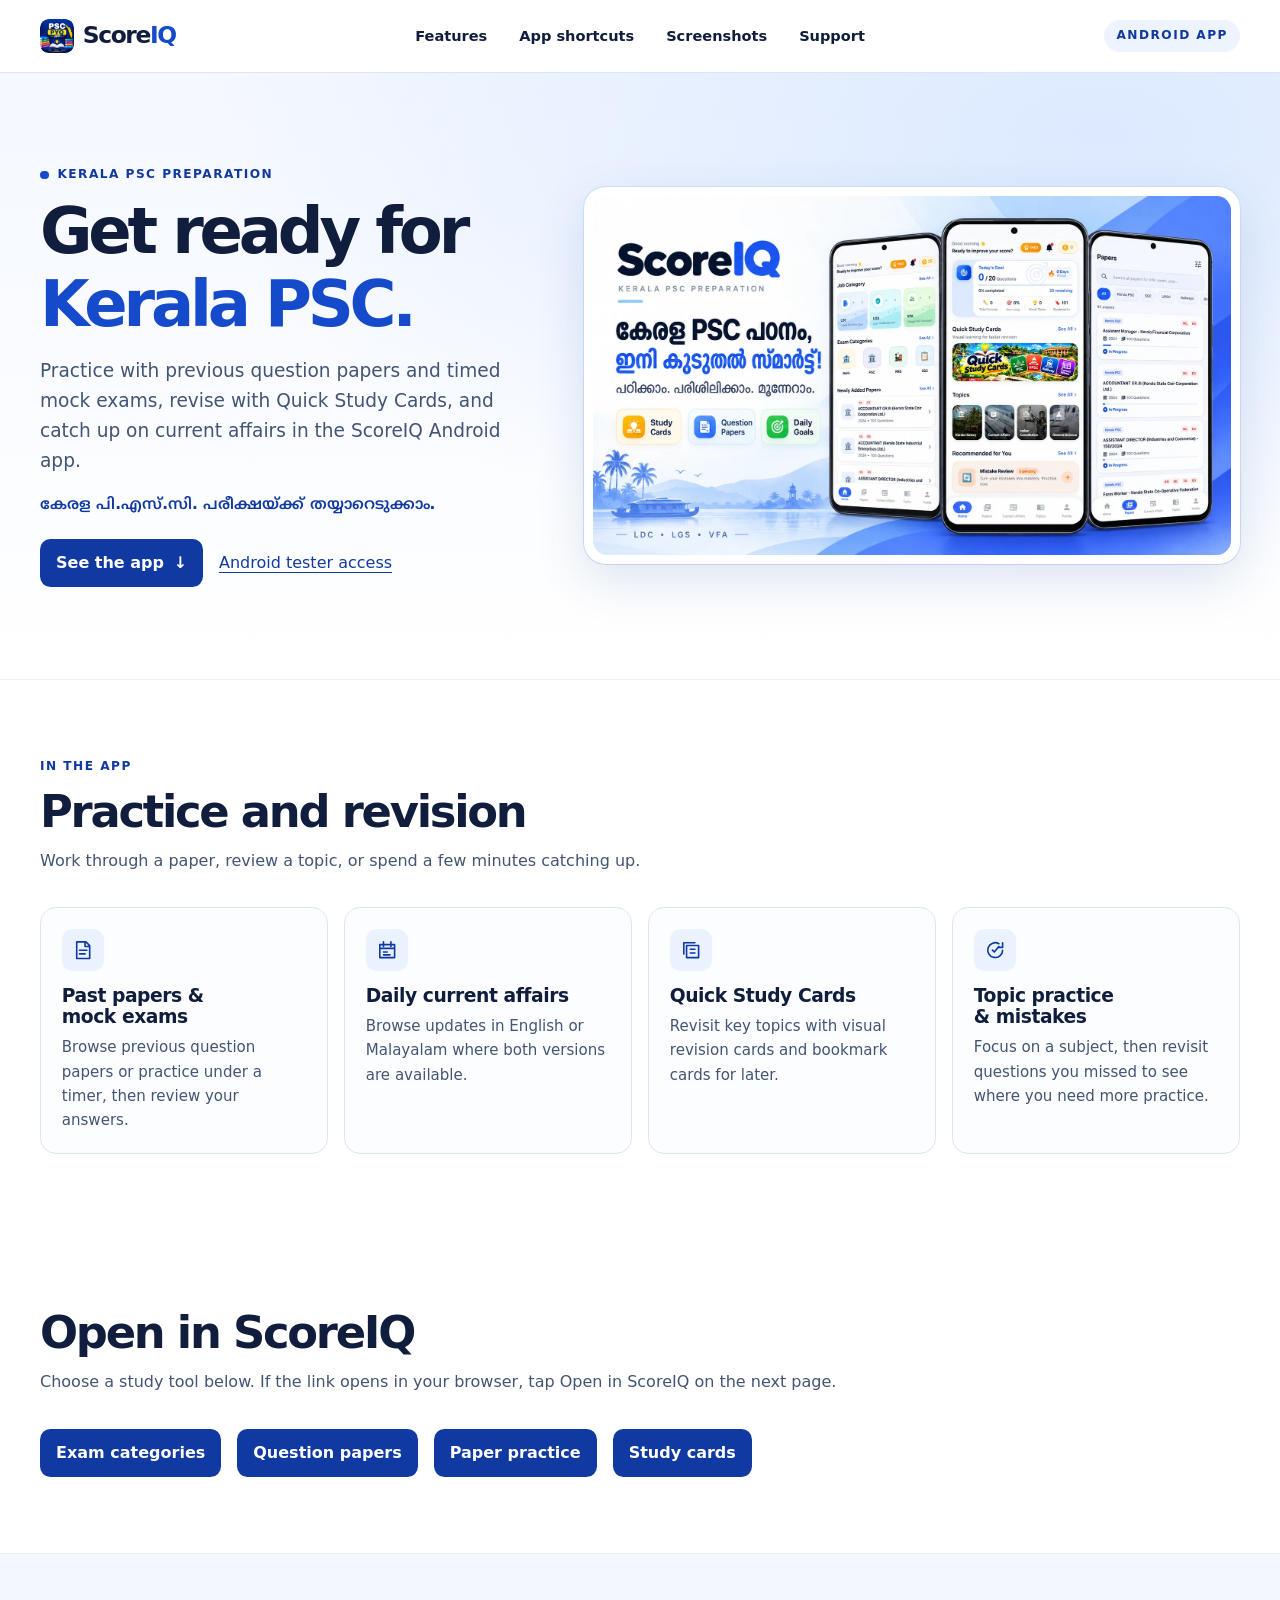
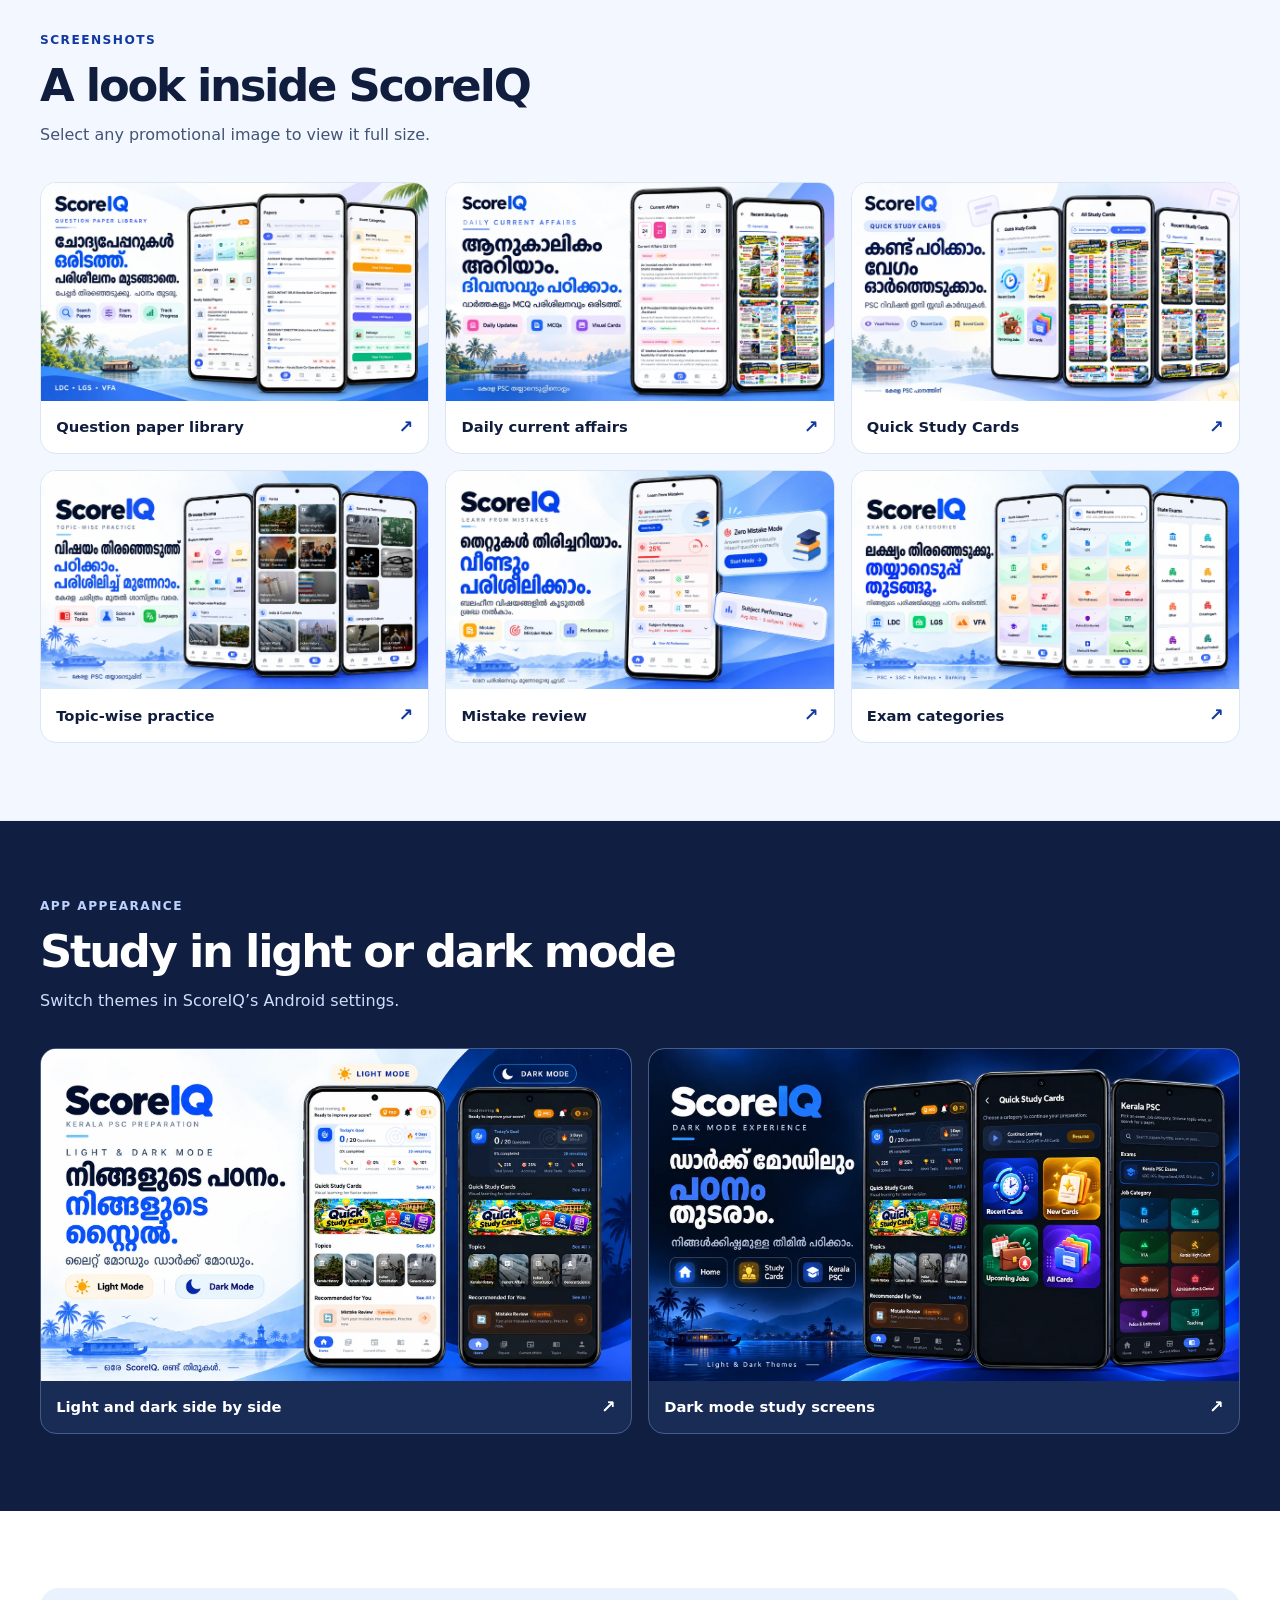
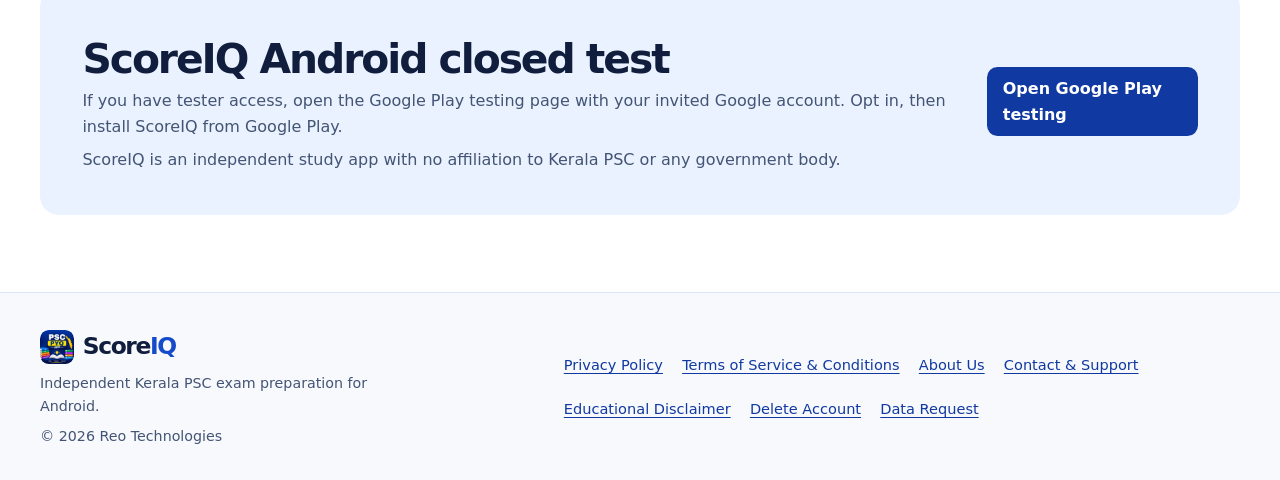
<file: site/index.html>
<!DOCTYPE html>
<html lang="en">
<head>
  <meta charset="utf-8">
  <meta name="viewport" content="width=device-width, initial-scale=1">
  <title>ScoreIQ | Kerala PSC Exam Preparation</title>
  <meta name="description" content="Prepare for Kerala PSC with ScoreIQ for Android. Explore previous question papers, mock exams, current affairs, Quick Study Cards and topic-wise practice.">
  <meta name="theme-color" content="#f3f7ff">
  <link rel="canonical" href="https://raheemreo.github.io/score_iq_web/">
  <meta property="og:type" content="website">
  <meta property="og:site_name" content="ScoreIQ">
  <meta property="og:title" content="ScoreIQ | Kerala PSC Exam Preparation">
  <meta property="og:description" content="Prepare for Kerala PSC with ScoreIQ for Android. Explore previous question papers, mock exams, current affairs, Quick Study Cards and topic-wise practice.">
  <meta property="og:url" content="https://raheemreo.github.io/score_iq_web/">
  <meta property="og:image" content="https://raheemreo.github.io/score_iq_web/assets/images/hero-home-light.webp">
  <meta property="og:image:width" content="1672">
  <meta property="og:image:height" content="941">
  <meta property="og:image:alt" content="Promotional banner showing ScoreIQ home screen, Kerala PSC exam papers and daily goal screens in light mode">
  <meta name="twitter:card" content="summary_large_image">
  <link rel="icon" type="image/png" href="assets/scoreiq-icon.png">
  <link rel="stylesheet" href="assets/styles.css">
</head>
<body>
<a class="skip" href="#main">Skip to content</a>
<header class="site-header">
  <div class="wrap bar">
    <a class="brand" href="./"><img src="assets/scoreiq-icon.png" width="34" height="34" alt=""><span>Score<b>IQ</b></span></a>
    <nav class="header-links" aria-label="Main navigation">
      <a href="#features">Features</a>
      <a href="#open-in-app">App shortcuts</a>
      <a href="#screenshots">Screenshots</a>
      <a href="contact/">Support</a>
    </nav>
    <span class="platform">Android app</span>
  </div>
</header>
<main id="main" tabindex="-1">
  <section class="hero" aria-labelledby="hero-title">
    <div class="wrap hero-grid">
      <div>
        <p class="eyebrow">Kerala PSC preparation</p>
        <h1 id="hero-title">Get ready for <span>Kerala PSC.</span></h1>
        <p class="lead">Practice with previous question papers and timed mock exams, revise with Quick Study Cards, and catch up on current affairs in the ScoreIQ Android app.</p>
        <p class="malayalam" lang="ml">കേരള പി.എസ്.സി. പരീക്ഷയ്ക്ക് തയ്യാറെടുക്കാം.</p>
        <div class="actions">
          <a class="button" href="#screenshots">See the app <span aria-hidden="true">↓</span></a>
          <a href="#android-access">Android tester access</a>
        </div>
      </div>
      <figure class="hero-media">
        <img class="banner" src="assets/images/hero-home-light.webp" width="1672" height="941" alt="Promotional banner showing ScoreIQ home screen, Kerala PSC exam papers and daily goal screens in light mode" fetchpriority="high">
      </figure>
    </div>
  </section>
  <section class="section wrap" id="features" aria-labelledby="features-title">
    <div class="section-head">
      <p class="eyebrow">In the app</p>
      <h2 id="features-title">Practice and revision</h2>
      <p>Work through a paper, review a topic, or spend a few minutes catching up.</p>
    </div>
    <div class="features">
      <article class="feature">
        <svg aria-hidden="true" viewBox="0 0 24 24"><path d="M5 3h10l4 4v14H5z M14 3v5h5 M8 12h8 M8 16h6"></path></svg>
        <h3>Past papers &amp; mock exams</h3>
        <p>Browse previous question papers or practice under a timer, then review your answers.</p>
      </article>
      <article class="feature">
        <svg aria-hidden="true" viewBox="0 0 24 24"><path d="M4 6h16v14H4z M4 10h16 M8 3v5 M16 3v5 M8 14h4 M8 17h7"></path></svg>
        <h3>Daily current affairs</h3>
        <p>Browse updates in English or Malayalam where both versions are available.</p>
      </article>
      <article class="feature">
        <svg aria-hidden="true" viewBox="0 0 24 24"><path d="M7 7h13v13H7z M4 16V4h12 M11 11h5 M11 15h5"></path></svg>
        <h3>Quick Study Cards</h3>
        <p>Revisit key topics with visual revision cards and bookmark cards for later.</p>
      </article>
      <article class="feature">
        <svg aria-hidden="true" viewBox="0 0 24 24"><path d="M9 12l2 2 5-6 M20 12a8 8 0 1 1-4-7 M20 4v5h-5"></path></svg>
        <h3>Topic practice &amp; mistakes</h3>
        <p>Focus on a subject, then revisit questions you missed to see where you need more practice.</p>
      </article>
    </div>
  </section>
  <section class="section wrap" id="open-in-app" aria-labelledby="open-title">
    <div class="section-head">
      <h2 id="open-title">Open in ScoreIQ</h2>
      <p>Choose a study tool below. If the link opens in your browser, tap Open in ScoreIQ on the next page.</p>
    </div>
    <div class="actions">
      <a class="button" href="open/exam/">Exam categories</a>
      <a class="button" href="open/paper/">Question papers</a>
      <a class="button" href="open/quiz/">Paper practice</a>
      <a class="button" href="open/study-cards/">Study cards</a>
    </div>
  </section>
  <section class="section gallery-section" id="screenshots" aria-labelledby="screenshots-title">
    <div class="wrap">
      <div class="section-head">
        <p class="eyebrow">Screenshots</p>
        <h2 id="screenshots-title">A look inside ScoreIQ</h2>
        <p>Select any promotional image to view it full size.</p>
      </div>
      <div class="gallery">
        <figure class="shot">
          <a href="assets/images/feature-question-papers.webp" aria-label="View full-size Question paper library promotional image">
            <img class="banner" src="assets/images/feature-question-papers.webp" width="1672" height="941" alt="ScoreIQ Kerala PSC previous question paper browsing interface and category views" loading="lazy" decoding="async">
          </a>
          <figcaption>Question paper library <span aria-hidden="true">↗</span></figcaption>
        </figure>
        <figure class="shot">
          <a href="assets/images/feature-current-affairs.webp" aria-label="View full-size Daily current affairs promotional image">
            <img class="banner" src="assets/images/feature-current-affairs.webp" width="1672" height="941" alt="ScoreIQ current affairs and recent study cards screens, with Malayalam promotional headline" loading="lazy" decoding="async">
          </a>
          <figcaption>Daily current affairs <span aria-hidden="true">↗</span></figcaption>
        </figure>
        <figure class="shot">
          <a href="assets/images/feature-study-cards.webp" aria-label="View full-size Quick Study Cards promotional image">
            <img class="banner" src="assets/images/feature-study-cards.webp" width="1672" height="941" alt="ScoreIQ quick study cards library and recent cards interface" loading="lazy" decoding="async">
          </a>
          <figcaption>Quick Study Cards <span aria-hidden="true">↗</span></figcaption>
        </figure>
        <figure class="shot">
          <a href="assets/images/feature-topic-practice.webp" aria-label="View full-size Topic-wise practice promotional image">
            <img class="banner" src="assets/images/feature-topic-practice.webp" width="1672" height="941" alt="ScoreIQ Kerala PSC topic practice and subject categories" loading="lazy" decoding="async">
          </a>
          <figcaption>Topic-wise practice <span aria-hidden="true">↗</span></figcaption>
        </figure>
        <figure class="shot">
          <a href="assets/images/feature-mistake-review.webp" aria-label="View full-size Mistake review promotional image">
            <img class="banner" src="assets/images/feature-mistake-review.webp" width="1672" height="941" alt="ScoreIQ zero mistake mode and performance review screen" loading="lazy" decoding="async">
          </a>
          <figcaption>Mistake review <span aria-hidden="true">↗</span></figcaption>
        </figure>
        <figure class="shot">
          <a href="assets/images/feature-exams-categories.webp" aria-label="View full-size Exam categories promotional image">
            <img class="banner" src="assets/images/feature-exams-categories.webp" width="1672" height="941" alt="ScoreIQ exams, categories, Kerala PSC and state exams interfaces" loading="lazy" decoding="async">
          </a>
          <figcaption>Exam categories <span aria-hidden="true">↗</span></figcaption>
        </figure>
      </div>
    </div>
  </section>
  <section class="section theme" aria-labelledby="theme-title">
    <div class="wrap">
      <div class="section-head">
        <p class="eyebrow">App appearance</p>
        <h2 id="theme-title">Study in light or dark mode</h2>
        <p>Switch themes in ScoreIQ’s Android settings.</p>
      </div>
      <div class="gallery">
        <figure class="shot">
          <a href="assets/images/feature-light-dark.webp" aria-label="View full-size Light and dark side by side promotional image">
            <img class="banner" src="assets/images/feature-light-dark.webp" width="1672" height="941" alt="Comparison of ScoreIQ mobile app light and dark themes" loading="lazy" decoding="async">
          </a>
          <figcaption>Light and dark side by side <span aria-hidden="true">↗</span></figcaption>
        </figure>
        <figure class="shot">
          <a href="assets/images/feature-dark-mode.webp" aria-label="View full-size Dark mode study screens promotional image">
            <img class="banner" src="assets/images/feature-dark-mode.webp" width="1672" height="941" alt="ScoreIQ home, quick study cards and Kerala PSC screens in dark mode" loading="lazy" decoding="async">
          </a>
          <figcaption>Dark mode study screens <span aria-hidden="true">↗</span></figcaption>
        </figure>
      </div>
    </div>
  </section>
  <section class="wrap section" id="android-access" aria-labelledby="download-title">
    <div class="final">
      <div>
        <h2 id="download-title">ScoreIQ Android closed test</h2>
        <p>If you have tester access, open the Google Play testing page with your invited Google account. Opt in, then install ScoreIQ from Google Play.</p>
        <p>ScoreIQ is an independent study app with no affiliation to Kerala PSC or any government body.</p>
      </div>
      <a class="button" href="https://play.google.com/apps/testing/com.reotech.scoreiq">Open Google Play testing</a>
    </div>
  </section>
</main>
<footer class="site-footer">
  <div class="wrap footer-grid">
    <div>
      <a class="brand" href="./"><img src="assets/scoreiq-icon.png" width="34" height="34" alt=""><span>Score<b>IQ</b></span></a>
      <p>Independent Kerala PSC exam preparation for Android.</p>
      <p class="footer-note">© 2026 Reo Technologies</p>
    </div>
    <nav aria-label="Policies and support">
      <a href="privacy/">Privacy Policy</a>
      <a href="terms/">Terms of Service &amp; Conditions</a>
      <a href="about/">About Us</a>
      <a href="contact/">Contact &amp; Support</a>
      <a href="disclaimer/">Educational Disclaimer</a>
      <a href="delete-account/">Delete Account</a>
      <a href="data-request/">Data Request</a>
    </nav>
  </div>
</footer>
</body>
</html>
</file>
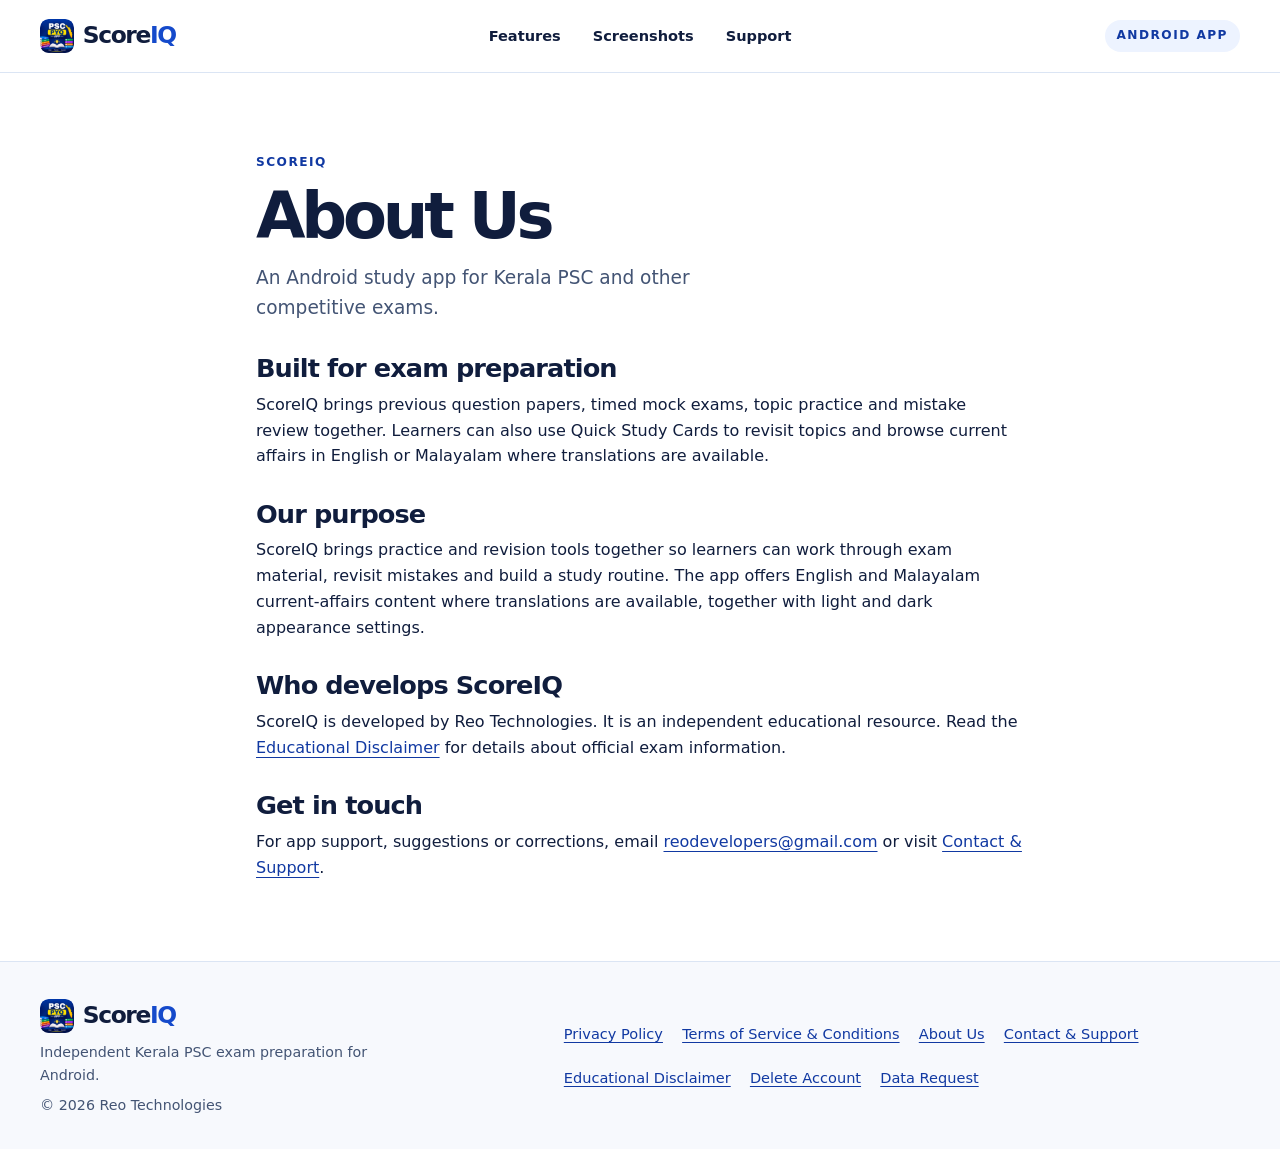
<file: site/about/index.html>
<!DOCTYPE html>
<html lang="en">
<head>
  <meta charset="utf-8">
  <meta name="viewport" content="width=device-width, initial-scale=1">
  <title>About Us | ScoreIQ</title>
  <meta name="description" content="Learn about ScoreIQ, an independent Android study app for Kerala PSC and competitive exams.">
  <meta name="theme-color" content="#f3f7ff">
  <link rel="canonical" href="https://raheemreo.github.io/score_iq_web/about/">
  <meta property="og:type" content="website">
  <meta property="og:site_name" content="ScoreIQ">
  <meta property="og:title" content="About Us | ScoreIQ">
  <meta property="og:description" content="Learn about ScoreIQ, an independent Android study app for Kerala PSC and competitive exams.">
  <meta property="og:url" content="https://raheemreo.github.io/score_iq_web/about/">
  <meta property="og:image" content="https://raheemreo.github.io/score_iq_web/assets/images/hero-home-light.webp">
  <meta property="og:image:width" content="1672">
  <meta property="og:image:height" content="941">
  <meta property="og:image:alt" content="Promotional banner showing ScoreIQ home screen, Kerala PSC exam papers and daily goal screens in light mode">
  <meta name="twitter:card" content="summary_large_image">
  <link rel="icon" type="image/png" href="../assets/scoreiq-icon.png">
  <link rel="stylesheet" href="../assets/styles.css">
</head>
<body>
<a class="skip" href="#main">Skip to content</a>
<header class="site-header">
  <div class="wrap bar">
    <a class="brand" href="../"><img src="../assets/scoreiq-icon.png" width="34" height="34" alt=""><span>Score<b>IQ</b></span></a>
    <nav class="header-links" aria-label="Main navigation">
      <a href="../#features">Features</a>
      <a href="../#screenshots">Screenshots</a>
      <a href="../contact/">Support</a>
    </nav>
    <span class="platform">Android app</span>
  </div>
</header>
<main class="doc" id="main" tabindex="-1">
  <p class="eyebrow">ScoreIQ</p>
  <h1>About Us</h1>
  <p class="lead">An Android study app for Kerala PSC and other competitive exams.</p>

  <h2>Built for exam preparation</h2>
  <p>ScoreIQ brings previous question papers, timed mock exams, topic practice and mistake review together. Learners can also use Quick Study Cards to revisit topics and browse current affairs in English or Malayalam where translations are available.</p>
  <h2>Our purpose</h2>
  <p>ScoreIQ brings practice and revision tools together so learners can work through exam material, revisit mistakes and build a study routine. The app offers English and Malayalam current-affairs content where translations are available, together with light and dark appearance settings.</p>
  <h2>Who develops ScoreIQ</h2>
  <p>ScoreIQ is developed by Reo Technologies. It is an independent educational resource. Read the <a href="../disclaimer/">Educational Disclaimer</a> for details about official exam information.</p>
  <h2>Get in touch</h2>
  <p>For app support, suggestions or corrections, email <a href="mailto:reodevelopers@gmail.com">reodevelopers@gmail.com</a> or visit <a href="../contact/">Contact &amp; Support</a>.</p>
</main>
<footer class="site-footer">
  <div class="wrap footer-grid">
    <div>
      <a class="brand" href="../"><img src="../assets/scoreiq-icon.png" width="34" height="34" alt=""><span>Score<b>IQ</b></span></a>
      <p>Independent Kerala PSC exam preparation for Android.</p>
      <p class="footer-note">© 2026 Reo Technologies</p>
    </div>
    <nav aria-label="Policies and support">
      <a href="../privacy/">Privacy Policy</a>
      <a href="../terms/">Terms of Service &amp; Conditions</a>
      <a href="../about/" aria-current="page">About Us</a>
      <a href="../contact/">Contact &amp; Support</a>
      <a href="../disclaimer/">Educational Disclaimer</a>
      <a href="../delete-account/">Delete Account</a>
      <a href="../data-request/">Data Request</a>
    </nav>
  </div>
</footer>
</body>
</html>
</file>
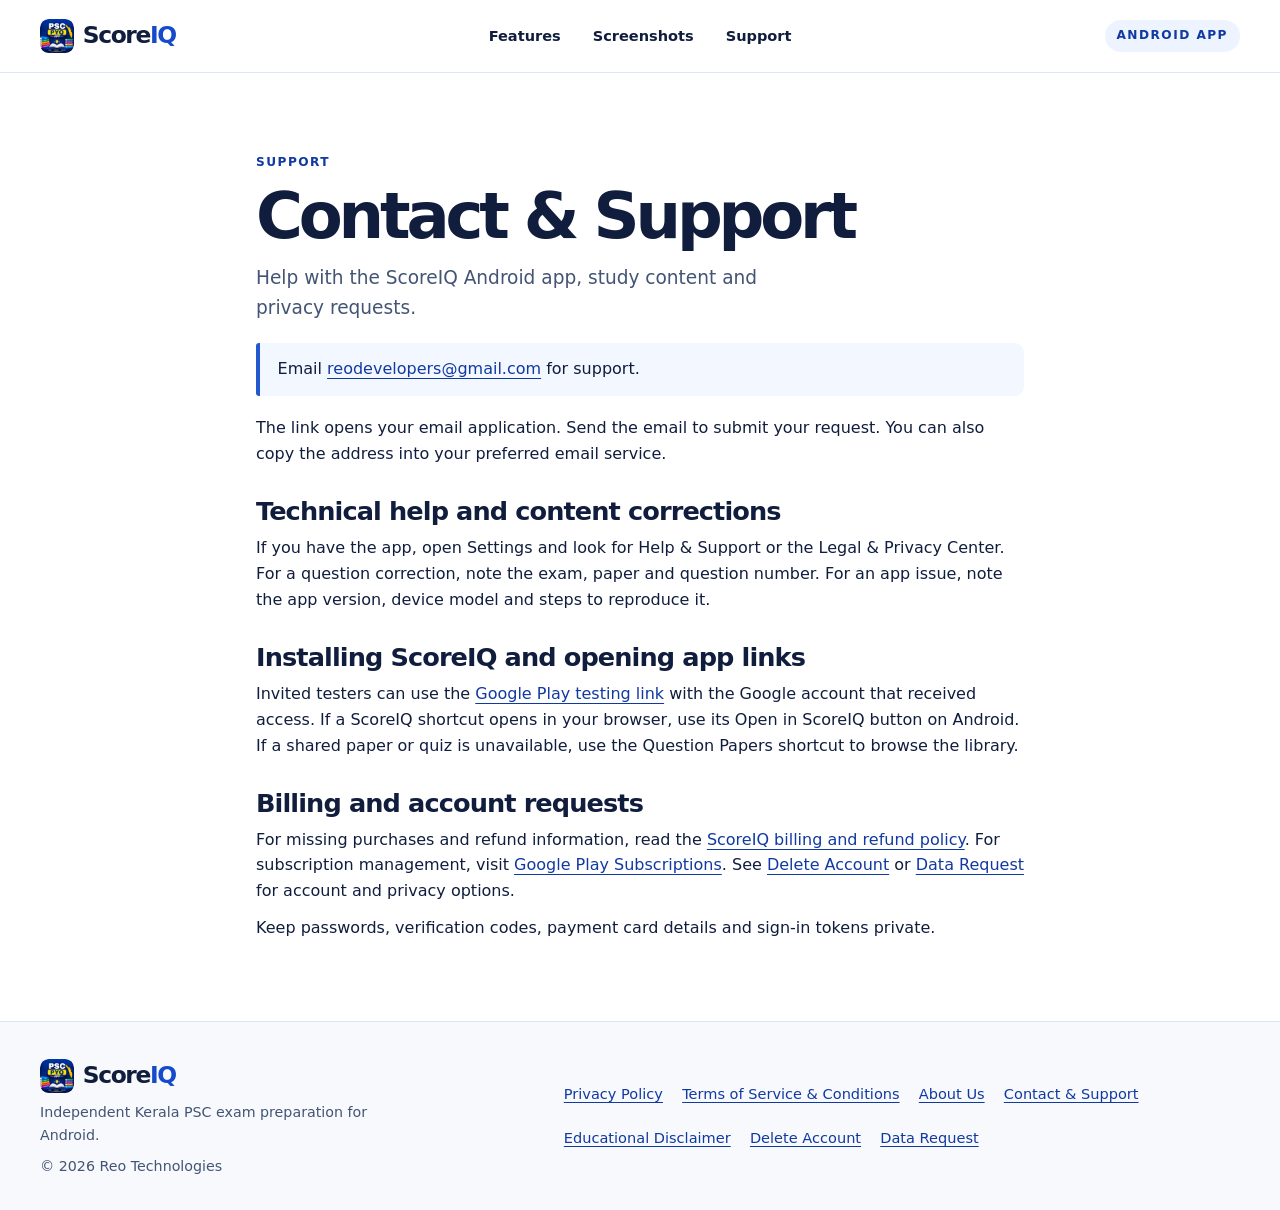
<file: site/contact/index.html>
<!DOCTYPE html>
<html lang="en">
<head>
  <meta charset="utf-8">
  <meta name="viewport" content="width=device-width, initial-scale=1">
  <title>Contact &amp; Support | ScoreIQ</title>
  <meta name="description" content="ScoreIQ support options for technical issues, content corrections, billing and privacy questions.">
  <meta name="theme-color" content="#f3f7ff">
  <link rel="canonical" href="https://raheemreo.github.io/score_iq_web/contact/">
  <meta property="og:type" content="website">
  <meta property="og:site_name" content="ScoreIQ">
  <meta property="og:title" content="Contact &amp; Support | ScoreIQ">
  <meta property="og:description" content="ScoreIQ support options for technical issues, content corrections, billing and privacy questions.">
  <meta property="og:url" content="https://raheemreo.github.io/score_iq_web/contact/">
  <meta property="og:image" content="https://raheemreo.github.io/score_iq_web/assets/images/hero-home-light.webp">
  <meta property="og:image:width" content="1672">
  <meta property="og:image:height" content="941">
  <meta property="og:image:alt" content="Promotional banner showing ScoreIQ home screen, Kerala PSC exam papers and daily goal screens in light mode">
  <meta name="twitter:card" content="summary_large_image">
  <link rel="icon" type="image/png" href="../assets/scoreiq-icon.png">
  <link rel="stylesheet" href="../assets/styles.css">
</head>
<body>
<a class="skip" href="#main">Skip to content</a>
<header class="site-header">
  <div class="wrap bar">
    <a class="brand" href="../"><img src="../assets/scoreiq-icon.png" width="34" height="34" alt=""><span>Score<b>IQ</b></span></a>
    <nav class="header-links" aria-label="Main navigation">
      <a href="../#features">Features</a>
      <a href="../#screenshots">Screenshots</a>
      <a href="../contact/">Support</a>
    </nav>
    <span class="platform">Android app</span>
  </div>
</header>
<main class="doc" id="main" tabindex="-1">
  <p class="eyebrow">Support</p>
  <h1>Contact &amp; Support</h1>
  <p class="lead">Help with the ScoreIQ Android app, study content and privacy requests.</p>

  <div class="notice"><p>Email <a href="mailto:reodevelopers@gmail.com?subject=ScoreIQ%20Support">reodevelopers@gmail.com</a> for support.</p></div>
  <p>The link opens your email application. Send the email to submit your request. You can also copy the address into your preferred email service.</p>
  <h2>Technical help and content corrections</h2>
  <p>If you have the app, open Settings and look for Help &amp; Support or the Legal &amp; Privacy Center. For a question correction, note the exam, paper and question number. For an app issue, note the app version, device model and steps to reproduce it.</p>
  <h2>Installing ScoreIQ and opening app links</h2>
  <p>Invited testers can use the <a href="../#android-access">Google Play testing link</a> with the Google account that received access. If a ScoreIQ shortcut opens in your browser, use its Open in ScoreIQ button on Android. If a shared paper or quiz is unavailable, use the Question Papers shortcut to browse the library.</p>
  <h2>Billing and account requests</h2>
  <p>For missing purchases and refund information, read the <a href="../terms/#billing-policy">ScoreIQ billing and refund policy</a>. For subscription management, visit <a href="https://play.google.com/store/account/subscriptions">Google Play Subscriptions</a>. See <a href="../delete-account/">Delete Account</a> or <a href="../data-request/">Data Request</a> for account and privacy options.</p>
  <p>Keep passwords, verification codes, payment card details and sign-in tokens private.</p>
</main>
<footer class="site-footer">
  <div class="wrap footer-grid">
    <div>
      <a class="brand" href="../"><img src="../assets/scoreiq-icon.png" width="34" height="34" alt=""><span>Score<b>IQ</b></span></a>
      <p>Independent Kerala PSC exam preparation for Android.</p>
      <p class="footer-note">© 2026 Reo Technologies</p>
    </div>
    <nav aria-label="Policies and support">
      <a href="../privacy/">Privacy Policy</a>
      <a href="../terms/">Terms of Service &amp; Conditions</a>
      <a href="../about/">About Us</a>
      <a href="../contact/" aria-current="page">Contact &amp; Support</a>
      <a href="../disclaimer/">Educational Disclaimer</a>
      <a href="../delete-account/">Delete Account</a>
      <a href="../data-request/">Data Request</a>
    </nav>
  </div>
</footer>
</body>
</html>
</file>
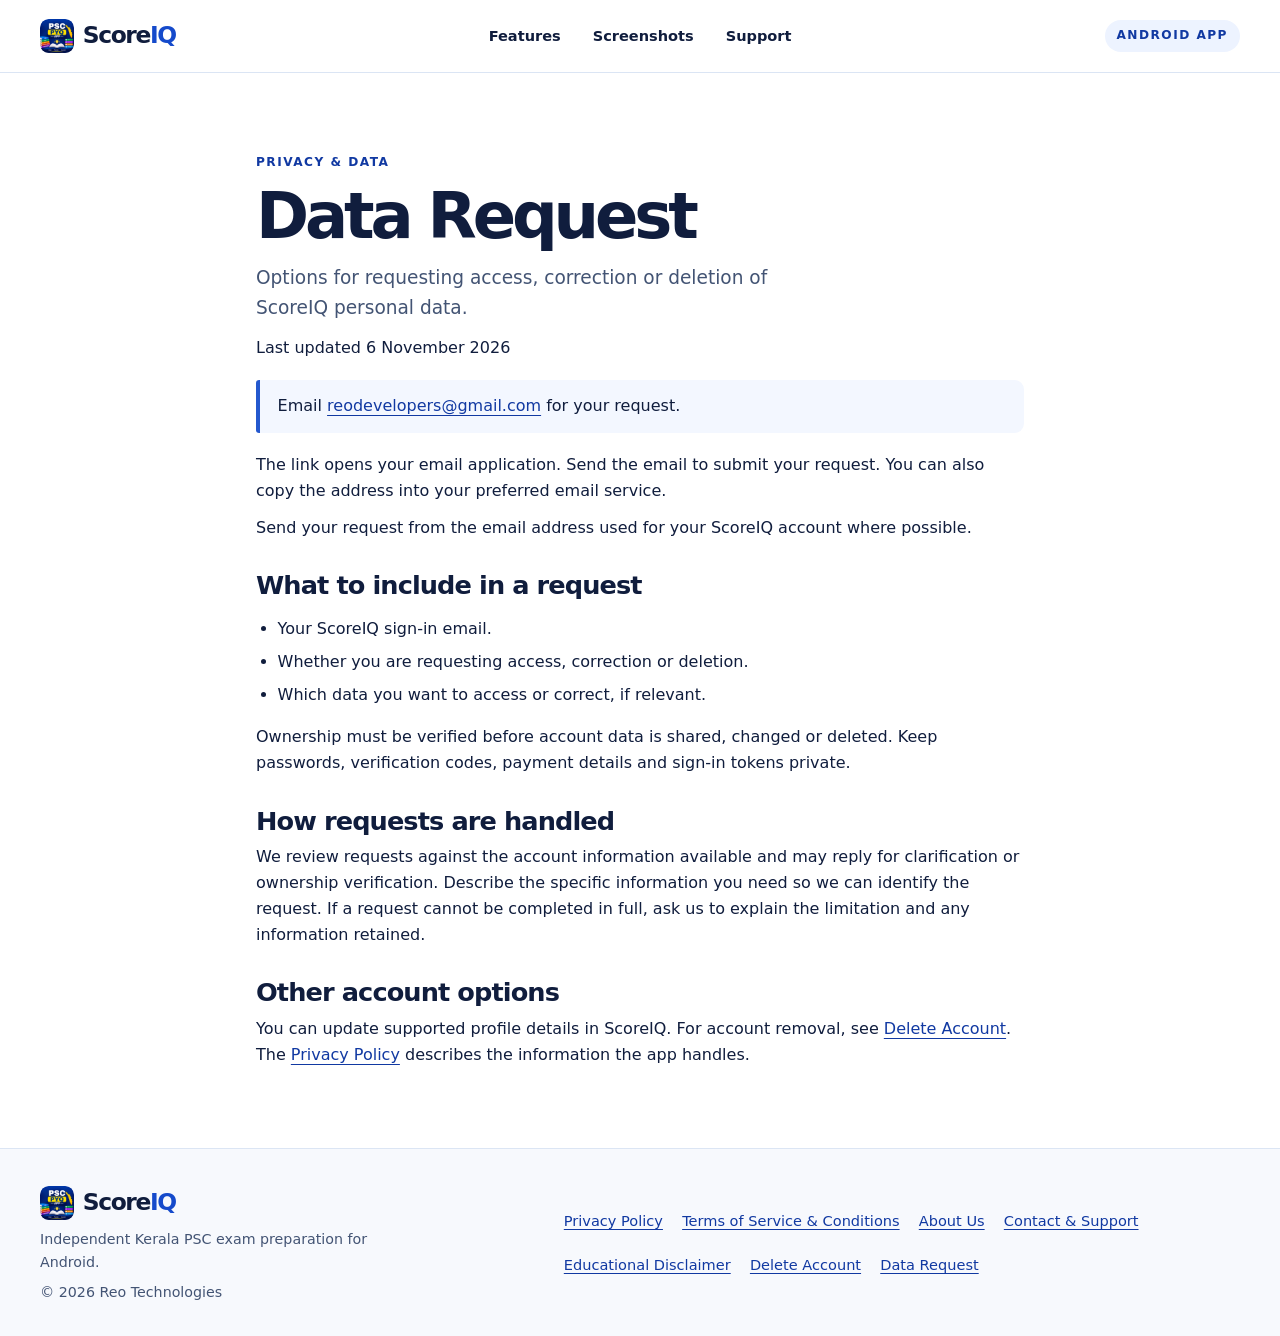
<file: site/data-request/index.html>
<!DOCTYPE html>
<html lang="en">
<head>
  <meta charset="utf-8">
  <meta name="viewport" content="width=device-width, initial-scale=1">
  <title>Data Request | ScoreIQ</title>
  <meta name="description" content="Options to request access, correction or deletion of personal data associated with a ScoreIQ account.">
  <meta name="theme-color" content="#f3f7ff">
  <link rel="canonical" href="https://raheemreo.github.io/score_iq_web/data-request/">
  <meta property="og:type" content="website">
  <meta property="og:site_name" content="ScoreIQ">
  <meta property="og:title" content="Data Request | ScoreIQ">
  <meta property="og:description" content="Options to request access, correction or deletion of personal data associated with a ScoreIQ account.">
  <meta property="og:url" content="https://raheemreo.github.io/score_iq_web/data-request/">
  <meta property="og:image" content="https://raheemreo.github.io/score_iq_web/assets/images/hero-home-light.webp">
  <meta property="og:image:width" content="1672">
  <meta property="og:image:height" content="941">
  <meta property="og:image:alt" content="Promotional banner showing ScoreIQ home screen, Kerala PSC exam papers and daily goal screens in light mode">
  <meta name="twitter:card" content="summary_large_image">
  <link rel="icon" type="image/png" href="../assets/scoreiq-icon.png">
  <link rel="stylesheet" href="../assets/styles.css">
</head>
<body>
<a class="skip" href="#main">Skip to content</a>
<header class="site-header">
  <div class="wrap bar">
    <a class="brand" href="../"><img src="../assets/scoreiq-icon.png" width="34" height="34" alt=""><span>Score<b>IQ</b></span></a>
    <nav class="header-links" aria-label="Main navigation">
      <a href="../#features">Features</a>
      <a href="../#screenshots">Screenshots</a>
      <a href="../contact/">Support</a>
    </nav>
    <span class="platform">Android app</span>
  </div>
</header>
<main class="doc" id="main" tabindex="-1">
  <p class="eyebrow">Privacy &amp; data</p>
  <h1>Data Request</h1>
  <p class="lead">Options for requesting access, correction or deletion of ScoreIQ personal data.</p>
  <p class="policy-date">Last updated <time datetime="2026-11-06">6 November 2026</time></p>
  <div class="notice"><p>Email <a href="mailto:reodevelopers@gmail.com?subject=ScoreIQ%20Data%20Request">reodevelopers@gmail.com</a> for your request.</p></div>
  <p>The link opens your email application. Send the email to submit your request. You can also copy the address into your preferred email service.</p>
  <p>Send your request from the email address used for your ScoreIQ account where possible.</p>
  <h2>What to include in a request</h2>
  <ul>
    <li>Your ScoreIQ sign-in email.</li>
    <li>Whether you are requesting access, correction or deletion.</li>
    <li>Which data you want to access or correct, if relevant.</li>
  </ul>
  <p>Ownership must be verified before account data is shared, changed or deleted. Keep passwords, verification codes, payment details and sign-in tokens private.</p>
  <h2>How requests are handled</h2>
  <p>We review requests against the account information available and may reply for clarification or ownership verification. Describe the specific information you need so we can identify the request. If a request cannot be completed in full, ask us to explain the limitation and any information retained.</p>
  <h2>Other account options</h2>
  <p>You can update supported profile details in ScoreIQ. For account removal, see <a href="../delete-account/">Delete Account</a>. The <a href="../privacy/">Privacy Policy</a> describes the information the app handles.</p>
</main>
<footer class="site-footer">
  <div class="wrap footer-grid">
    <div>
      <a class="brand" href="../"><img src="../assets/scoreiq-icon.png" width="34" height="34" alt=""><span>Score<b>IQ</b></span></a>
      <p>Independent Kerala PSC exam preparation for Android.</p>
      <p class="footer-note">© 2026 Reo Technologies</p>
    </div>
    <nav aria-label="Policies and support">
      <a href="../privacy/">Privacy Policy</a>
      <a href="../terms/">Terms of Service &amp; Conditions</a>
      <a href="../about/">About Us</a>
      <a href="../contact/">Contact &amp; Support</a>
      <a href="../disclaimer/">Educational Disclaimer</a>
      <a href="../delete-account/">Delete Account</a>
      <a href="../data-request/" aria-current="page">Data Request</a>
    </nav>
  </div>
</footer>
</body>
</html>
</file>
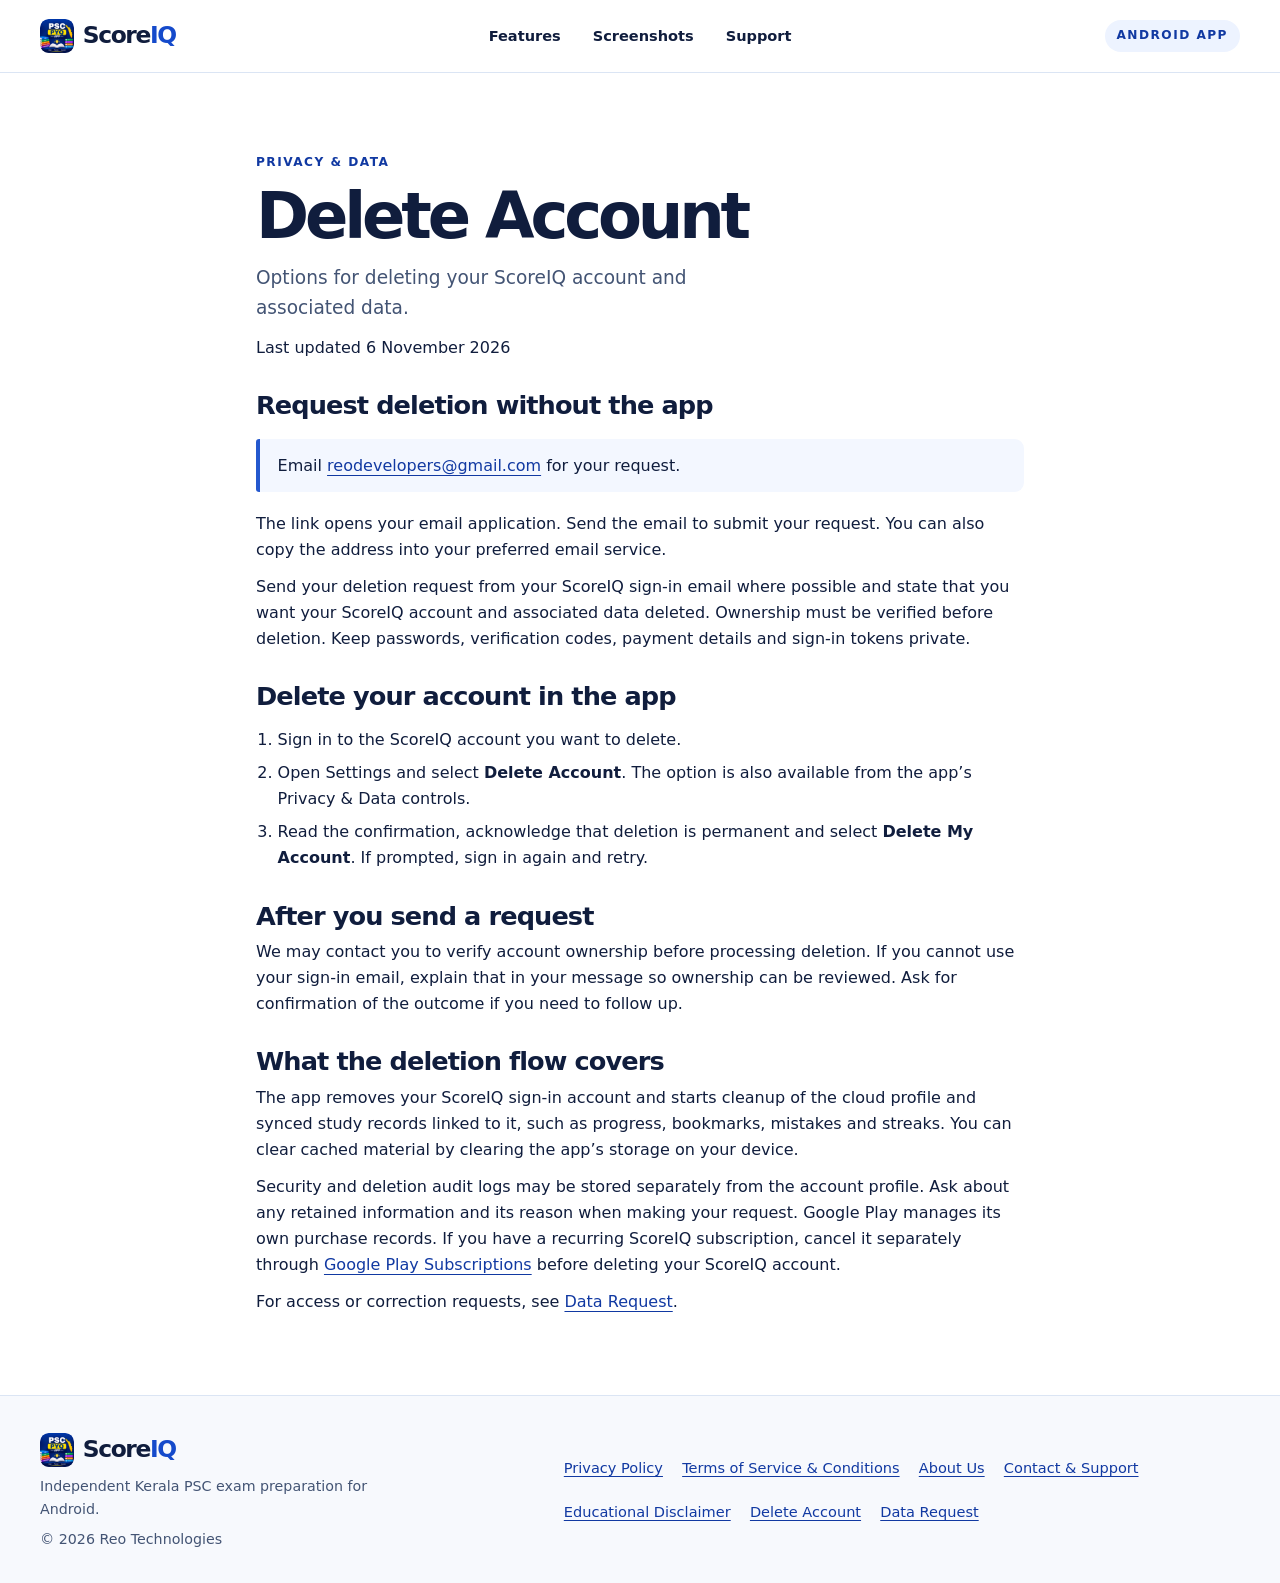
<file: site/delete-account/index.html>
<!DOCTYPE html>
<html lang="en">
<head>
  <meta charset="utf-8">
  <meta name="viewport" content="width=device-width, initial-scale=1">
  <title>Delete Account | ScoreIQ</title>
  <meta name="description" content="How to delete a ScoreIQ account and associated study data, and manage any Google Play subscription separately.">
  <meta name="theme-color" content="#f3f7ff">
  <link rel="canonical" href="https://raheemreo.github.io/score_iq_web/delete-account/">
  <meta property="og:type" content="website">
  <meta property="og:site_name" content="ScoreIQ">
  <meta property="og:title" content="Delete Account | ScoreIQ">
  <meta property="og:description" content="How to delete a ScoreIQ account and associated study data, and manage any Google Play subscription separately.">
  <meta property="og:url" content="https://raheemreo.github.io/score_iq_web/delete-account/">
  <meta property="og:image" content="https://raheemreo.github.io/score_iq_web/assets/images/hero-home-light.webp">
  <meta property="og:image:width" content="1672">
  <meta property="og:image:height" content="941">
  <meta property="og:image:alt" content="Promotional banner showing ScoreIQ home screen, Kerala PSC exam papers and daily goal screens in light mode">
  <meta name="twitter:card" content="summary_large_image">
  <link rel="icon" type="image/png" href="../assets/scoreiq-icon.png">
  <link rel="stylesheet" href="../assets/styles.css">
</head>
<body>
<a class="skip" href="#main">Skip to content</a>
<header class="site-header">
  <div class="wrap bar">
    <a class="brand" href="../"><img src="../assets/scoreiq-icon.png" width="34" height="34" alt=""><span>Score<b>IQ</b></span></a>
    <nav class="header-links" aria-label="Main navigation">
      <a href="../#features">Features</a>
      <a href="../#screenshots">Screenshots</a>
      <a href="../contact/">Support</a>
    </nav>
    <span class="platform">Android app</span>
  </div>
</header>
<main class="doc" id="main" tabindex="-1">
  <p class="eyebrow">Privacy &amp; data</p>
  <h1>Delete Account</h1>
  <p class="lead">Options for deleting your ScoreIQ account and associated data.</p>
  <p class="policy-date">Last updated <time datetime="2026-11-06">6 November 2026</time></p>
  <h2>Request deletion without the app</h2>
  <div class="notice"><p>Email <a href="mailto:reodevelopers@gmail.com?subject=ScoreIQ%20Account%20Deletion%20Request">reodevelopers@gmail.com</a> for your request.</p></div>
  <p>The link opens your email application. Send the email to submit your request. You can also copy the address into your preferred email service.</p>
  <p>Send your deletion request from your ScoreIQ sign-in email where possible and state that you want your ScoreIQ account and associated data deleted. Ownership must be verified before deletion. Keep passwords, verification codes, payment details and sign-in tokens private.</p>
  <h2>Delete your account in the app</h2>
  <ol>
    <li>Sign in to the ScoreIQ account you want to delete.</li>
    <li>Open Settings and select <strong>Delete Account</strong>. The option is also available from the app’s Privacy &amp; Data controls.</li>
    <li>Read the confirmation, acknowledge that deletion is permanent and select <strong>Delete My Account</strong>. If prompted, sign in again and retry.</li>
  </ol>
  <h2>After you send a request</h2>
  <p>We may contact you to verify account ownership before processing deletion. If you cannot use your sign-in email, explain that in your message so ownership can be reviewed. Ask for confirmation of the outcome if you need to follow up.</p>
  <h2>What the deletion flow covers</h2>
  <p>The app removes your ScoreIQ sign-in account and starts cleanup of the cloud profile and synced study records linked to it, such as progress, bookmarks, mistakes and streaks. You can clear cached material by clearing the app’s storage on your device.</p>
  <p>Security and deletion audit logs may be stored separately from the account profile. Ask about any retained information and its reason when making your request. Google Play manages its own purchase records. If you have a recurring ScoreIQ subscription, cancel it separately through <a href="https://play.google.com/store/account/subscriptions">Google Play Subscriptions</a> before deleting your ScoreIQ account.</p>
  <p>For access or correction requests, see <a href="../data-request/">Data Request</a>.</p>
</main>
<footer class="site-footer">
  <div class="wrap footer-grid">
    <div>
      <a class="brand" href="../"><img src="../assets/scoreiq-icon.png" width="34" height="34" alt=""><span>Score<b>IQ</b></span></a>
      <p>Independent Kerala PSC exam preparation for Android.</p>
      <p class="footer-note">© 2026 Reo Technologies</p>
    </div>
    <nav aria-label="Policies and support">
      <a href="../privacy/">Privacy Policy</a>
      <a href="../terms/">Terms of Service &amp; Conditions</a>
      <a href="../about/">About Us</a>
      <a href="../contact/">Contact &amp; Support</a>
      <a href="../disclaimer/">Educational Disclaimer</a>
      <a href="../delete-account/" aria-current="page">Delete Account</a>
      <a href="../data-request/">Data Request</a>
    </nav>
  </div>
</footer>
</body>
</html>
</file>
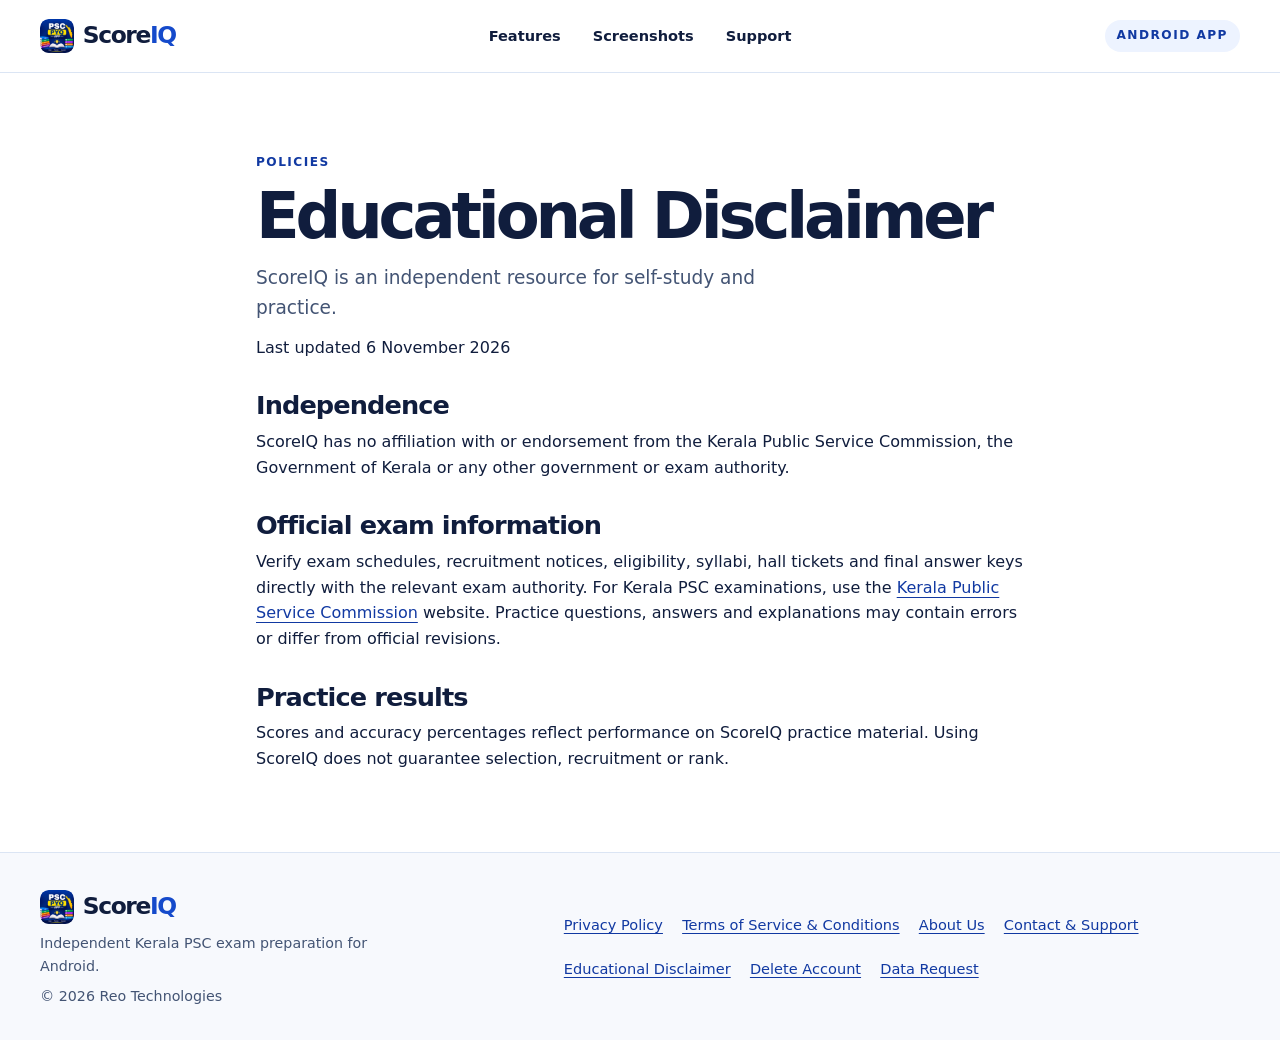
<file: site/disclaimer/index.html>
<!DOCTYPE html>
<html lang="en">
<head>
  <meta charset="utf-8">
  <meta name="viewport" content="width=device-width, initial-scale=1">
  <title>Educational Disclaimer | ScoreIQ</title>
  <meta name="description" content="ScoreIQ is an independent exam-preparation resource. Verify notices, eligibility, dates and final answers with Kerala PSC.">
  <meta name="theme-color" content="#f3f7ff">
  <link rel="canonical" href="https://raheemreo.github.io/score_iq_web/disclaimer/">
  <meta property="og:type" content="website">
  <meta property="og:site_name" content="ScoreIQ">
  <meta property="og:title" content="Educational Disclaimer | ScoreIQ">
  <meta property="og:description" content="ScoreIQ is an independent exam-preparation resource. Verify notices, eligibility, dates and final answers with Kerala PSC.">
  <meta property="og:url" content="https://raheemreo.github.io/score_iq_web/disclaimer/">
  <meta property="og:image" content="https://raheemreo.github.io/score_iq_web/assets/images/hero-home-light.webp">
  <meta property="og:image:width" content="1672">
  <meta property="og:image:height" content="941">
  <meta property="og:image:alt" content="Promotional banner showing ScoreIQ home screen, Kerala PSC exam papers and daily goal screens in light mode">
  <meta name="twitter:card" content="summary_large_image">
  <link rel="icon" type="image/png" href="../assets/scoreiq-icon.png">
  <link rel="stylesheet" href="../assets/styles.css">
</head>
<body>
<a class="skip" href="#main">Skip to content</a>
<header class="site-header">
  <div class="wrap bar">
    <a class="brand" href="../"><img src="../assets/scoreiq-icon.png" width="34" height="34" alt=""><span>Score<b>IQ</b></span></a>
    <nav class="header-links" aria-label="Main navigation">
      <a href="../#features">Features</a>
      <a href="../#screenshots">Screenshots</a>
      <a href="../contact/">Support</a>
    </nav>
    <span class="platform">Android app</span>
  </div>
</header>
<main class="doc" id="main" tabindex="-1">
  <p class="eyebrow">Policies</p>
  <h1>Educational Disclaimer</h1>
  <p class="lead">ScoreIQ is an independent resource for self-study and practice.</p>
  <p class="policy-date">Last updated <time datetime="2026-11-06">6 November 2026</time></p>
  <h2>Independence</h2>
  <p>ScoreIQ has no affiliation with or endorsement from the Kerala Public Service Commission, the Government of Kerala or any other government or exam authority.</p>
  <h2>Official exam information</h2>
  <p>Verify exam schedules, recruitment notices, eligibility, syllabi, hall tickets and final answer keys directly with the relevant exam authority. For Kerala PSC examinations, use the <a href="https://keralapsc.gov.in/">Kerala Public Service Commission</a> website. Practice questions, answers and explanations may contain errors or differ from official revisions.</p>
  <h2>Practice results</h2>
  <p>Scores and accuracy percentages reflect performance on ScoreIQ practice material. Using ScoreIQ does not guarantee selection, recruitment or rank.</p>
</main>
<footer class="site-footer">
  <div class="wrap footer-grid">
    <div>
      <a class="brand" href="../"><img src="../assets/scoreiq-icon.png" width="34" height="34" alt=""><span>Score<b>IQ</b></span></a>
      <p>Independent Kerala PSC exam preparation for Android.</p>
      <p class="footer-note">© 2026 Reo Technologies</p>
    </div>
    <nav aria-label="Policies and support">
      <a href="../privacy/">Privacy Policy</a>
      <a href="../terms/">Terms of Service &amp; Conditions</a>
      <a href="../about/">About Us</a>
      <a href="../contact/">Contact &amp; Support</a>
      <a href="../disclaimer/" aria-current="page">Educational Disclaimer</a>
      <a href="../delete-account/">Delete Account</a>
      <a href="../data-request/">Data Request</a>
    </nav>
  </div>
</footer>
</body>
</html>
</file>
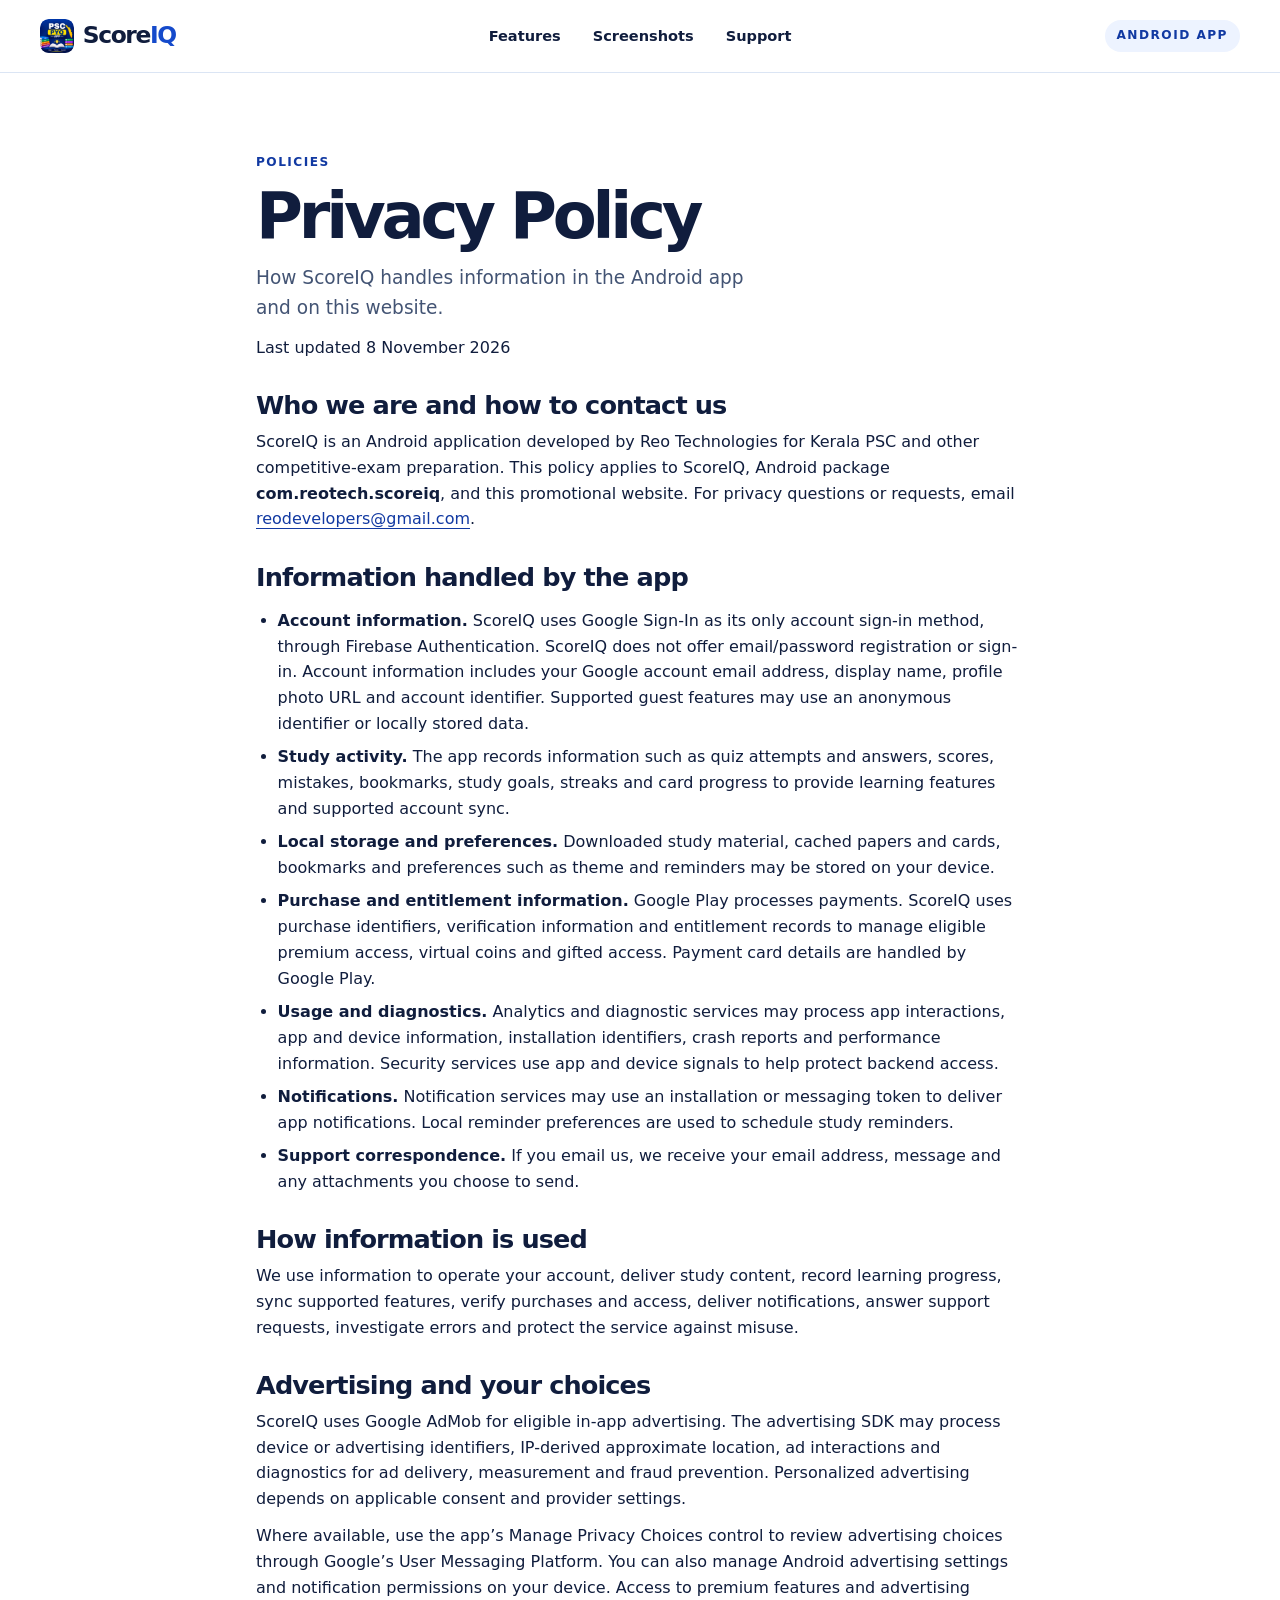
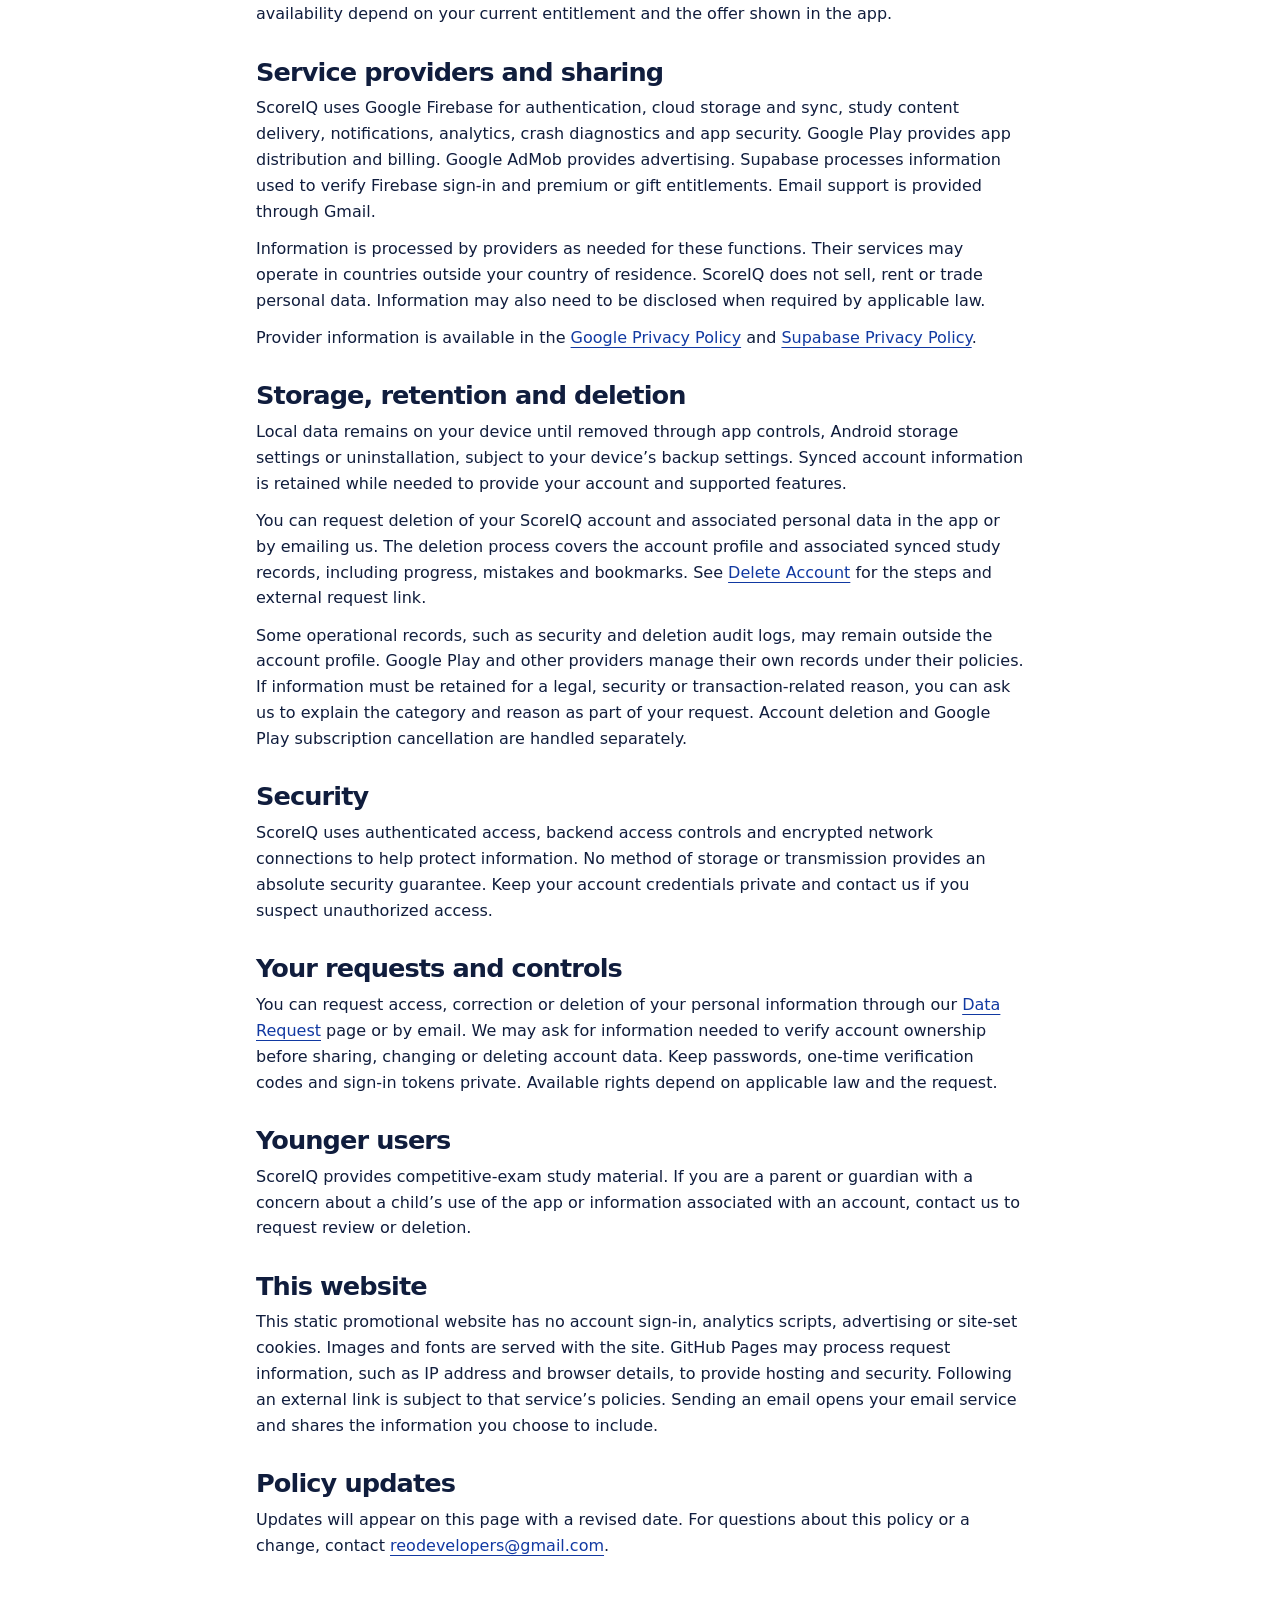
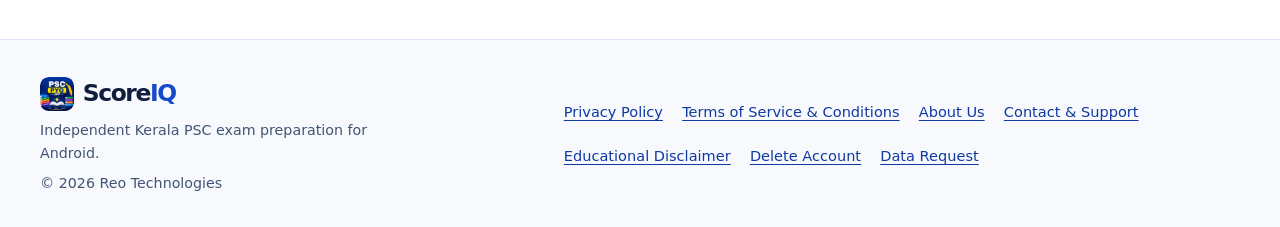
<file: site/privacy/index.html>
<!DOCTYPE html>
<html lang="en">
<head>
  <meta charset="utf-8">
  <meta name="viewport" content="width=device-width, initial-scale=1">
  <title>Privacy Policy | ScoreIQ</title>
  <meta name="description" content="How ScoreIQ for Android handles account, study, purchase, advertising and diagnostic data.">
  <meta name="theme-color" content="#f3f7ff">
  <link rel="canonical" href="https://raheemreo.github.io/score_iq_web/privacy/">
  <meta property="og:type" content="website">
  <meta property="og:site_name" content="ScoreIQ">
  <meta property="og:title" content="Privacy Policy | ScoreIQ">
  <meta property="og:description" content="How ScoreIQ for Android handles account, study, purchase, advertising and diagnostic data.">
  <meta property="og:url" content="https://raheemreo.github.io/score_iq_web/privacy/">
  <meta property="og:image" content="https://raheemreo.github.io/score_iq_web/assets/images/hero-home-light.webp">
  <meta property="og:image:width" content="1672">
  <meta property="og:image:height" content="941">
  <meta property="og:image:alt" content="Promotional banner showing ScoreIQ home screen, Kerala PSC exam papers and daily goal screens in light mode">
  <meta name="twitter:card" content="summary_large_image">
  <link rel="icon" type="image/png" href="../assets/scoreiq-icon.png">
  <link rel="stylesheet" href="../assets/styles.css">
</head>
<body>
<a class="skip" href="#main">Skip to content</a>
<header class="site-header">
  <div class="wrap bar">
    <a class="brand" href="../"><img src="../assets/scoreiq-icon.png" width="34" height="34" alt=""><span>Score<b>IQ</b></span></a>
    <nav class="header-links" aria-label="Main navigation">
      <a href="../#features">Features</a>
      <a href="../#screenshots">Screenshots</a>
      <a href="../contact/">Support</a>
    </nav>
    <span class="platform">Android app</span>
  </div>
</header>
<main class="doc" id="main" tabindex="-1">
  <p class="eyebrow">Policies</p>
  <h1>Privacy Policy</h1>
  <p class="lead">How ScoreIQ handles information in the Android app and on this website.</p>
  <p class="policy-date">Last updated <time datetime="2026-11-08">8 November 2026</time></p>
  <h2>Who we are and how to contact us</h2>
  <p>ScoreIQ is an Android application developed by Reo Technologies for Kerala PSC and other competitive-exam preparation. This policy applies to ScoreIQ, Android package <strong>com.reotech.scoreiq</strong>, and this promotional website. For privacy questions or requests, email <a href="mailto:reodevelopers@gmail.com">reodevelopers@gmail.com</a>.</p>
  <h2>Information handled by the app</h2>
  <ul>
    <li><strong>Account information.</strong> ScoreIQ uses Google Sign-In as its only account sign-in method, through Firebase Authentication. ScoreIQ does not offer email/password registration or sign-in. Account information includes your Google account email address, display name, profile photo URL and account identifier. Supported guest features may use an anonymous identifier or locally stored data.</li>
    <li><strong>Study activity.</strong> The app records information such as quiz attempts and answers, scores, mistakes, bookmarks, study goals, streaks and card progress to provide learning features and supported account sync.</li>
    <li><strong>Local storage and preferences.</strong> Downloaded study material, cached papers and cards, bookmarks and preferences such as theme and reminders may be stored on your device.</li>
    <li><strong>Purchase and entitlement information.</strong> Google Play processes payments. ScoreIQ uses purchase identifiers, verification information and entitlement records to manage eligible premium access, virtual coins and gifted access. Payment card details are handled by Google Play.</li>
    <li><strong>Usage and diagnostics.</strong> Analytics and diagnostic services may process app interactions, app and device information, installation identifiers, crash reports and performance information. Security services use app and device signals to help protect backend access.</li>
    <li><strong>Notifications.</strong> Notification services may use an installation or messaging token to deliver app notifications. Local reminder preferences are used to schedule study reminders.</li>
    <li><strong>Support correspondence.</strong> If you email us, we receive your email address, message and any attachments you choose to send.</li>
  </ul>
  <h2>How information is used</h2>
  <p>We use information to operate your account, deliver study content, record learning progress, sync supported features, verify purchases and access, deliver notifications, answer support requests, investigate errors and protect the service against misuse.</p>
  <h2>Advertising and your choices</h2>
  <p>ScoreIQ uses Google AdMob for eligible in-app advertising. The advertising SDK may process device or advertising identifiers, IP-derived approximate location, ad interactions and diagnostics for ad delivery, measurement and fraud prevention. Personalized advertising depends on applicable consent and provider settings.</p>
  <p>Where available, use the app’s Manage Privacy Choices control to review advertising choices through Google’s User Messaging Platform. You can also manage Android advertising settings and notification permissions on your device. Access to premium features and advertising availability depend on your current entitlement and the offer shown in the app.</p>
  <h2>Service providers and sharing</h2>
  <p>ScoreIQ uses Google Firebase for authentication, cloud storage and sync, study content delivery, notifications, analytics, crash diagnostics and app security. Google Play provides app distribution and billing. Google AdMob provides advertising. Supabase processes information used to verify Firebase sign-in and premium or gift entitlements. Email support is provided through Gmail.</p>
  <p>Information is processed by providers as needed for these functions. Their services may operate in countries outside your country of residence. ScoreIQ does not sell, rent or trade personal data. Information may also need to be disclosed when required by applicable law.</p>
  <p>Provider information is available in the <a href="https://policies.google.com/privacy">Google Privacy Policy</a> and <a href="https://supabase.com/privacy">Supabase Privacy Policy</a>.</p>
  <h2>Storage, retention and deletion</h2>
  <p>Local data remains on your device until removed through app controls, Android storage settings or uninstallation, subject to your device’s backup settings. Synced account information is retained while needed to provide your account and supported features.</p>
  <p>You can request deletion of your ScoreIQ account and associated personal data in the app or by emailing us. The deletion process covers the account profile and associated synced study records, including progress, mistakes and bookmarks. See <a href="../delete-account/">Delete Account</a> for the steps and external request link.</p>
  <p>Some operational records, such as security and deletion audit logs, may remain outside the account profile. Google Play and other providers manage their own records under their policies. If information must be retained for a legal, security or transaction-related reason, you can ask us to explain the category and reason as part of your request. Account deletion and Google Play subscription cancellation are handled separately.</p>
  <h2>Security</h2>
  <p>ScoreIQ uses authenticated access, backend access controls and encrypted network connections to help protect information. No method of storage or transmission provides an absolute security guarantee. Keep your account credentials private and contact us if you suspect unauthorized access.</p>
  <h2>Your requests and controls</h2>
  <p>You can request access, correction or deletion of your personal information through our <a href="../data-request/">Data Request</a> page or by email. We may ask for information needed to verify account ownership before sharing, changing or deleting account data. Keep passwords, one-time verification codes and sign-in tokens private. Available rights depend on applicable law and the request.</p>
  <h2>Younger users</h2>
  <p>ScoreIQ provides competitive-exam study material. If you are a parent or guardian with a concern about a child’s use of the app or information associated with an account, contact us to request review or deletion.</p>
  <h2>This website</h2>
  <p>This static promotional website has no account sign-in, analytics scripts, advertising or site-set cookies. Images and fonts are served with the site. GitHub Pages may process request information, such as IP address and browser details, to provide hosting and security. Following an external link is subject to that service’s policies. Sending an email opens your email service and shares the information you choose to include.</p>
  <h2>Policy updates</h2>
  <p>Updates will appear on this page with a revised date. For questions about this policy or a change, contact <a href="mailto:reodevelopers@gmail.com">reodevelopers@gmail.com</a>.</p>
</main>
<footer class="site-footer">
  <div class="wrap footer-grid">
    <div>
      <a class="brand" href="../"><img src="../assets/scoreiq-icon.png" width="34" height="34" alt=""><span>Score<b>IQ</b></span></a>
      <p>Independent Kerala PSC exam preparation for Android.</p>
      <p class="footer-note">© 2026 Reo Technologies</p>
    </div>
    <nav aria-label="Policies and support">
      <a href="../privacy/" aria-current="page">Privacy Policy</a>
      <a href="../terms/">Terms of Service &amp; Conditions</a>
      <a href="../about/">About Us</a>
      <a href="../contact/">Contact &amp; Support</a>
      <a href="../disclaimer/">Educational Disclaimer</a>
      <a href="../delete-account/">Delete Account</a>
      <a href="../data-request/">Data Request</a>
    </nav>
  </div>
</footer>
</body>
</html>
</file>
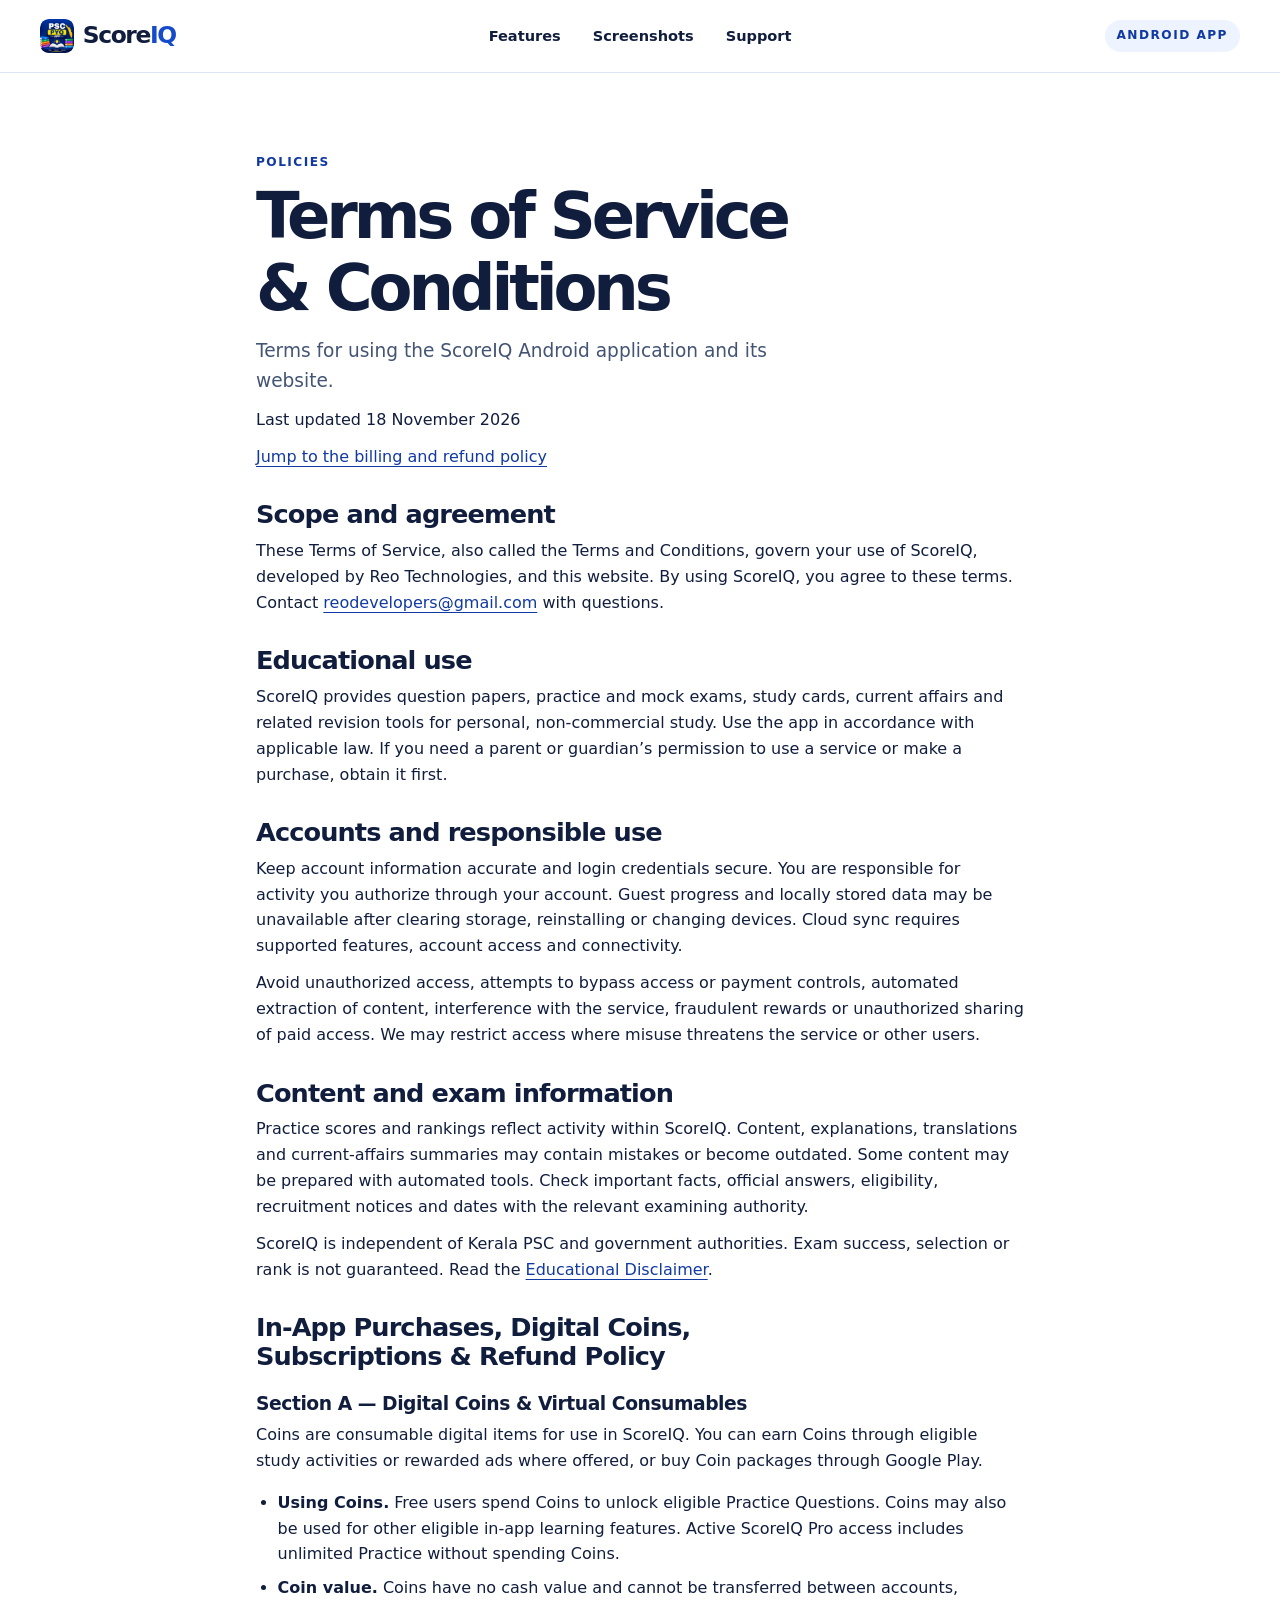
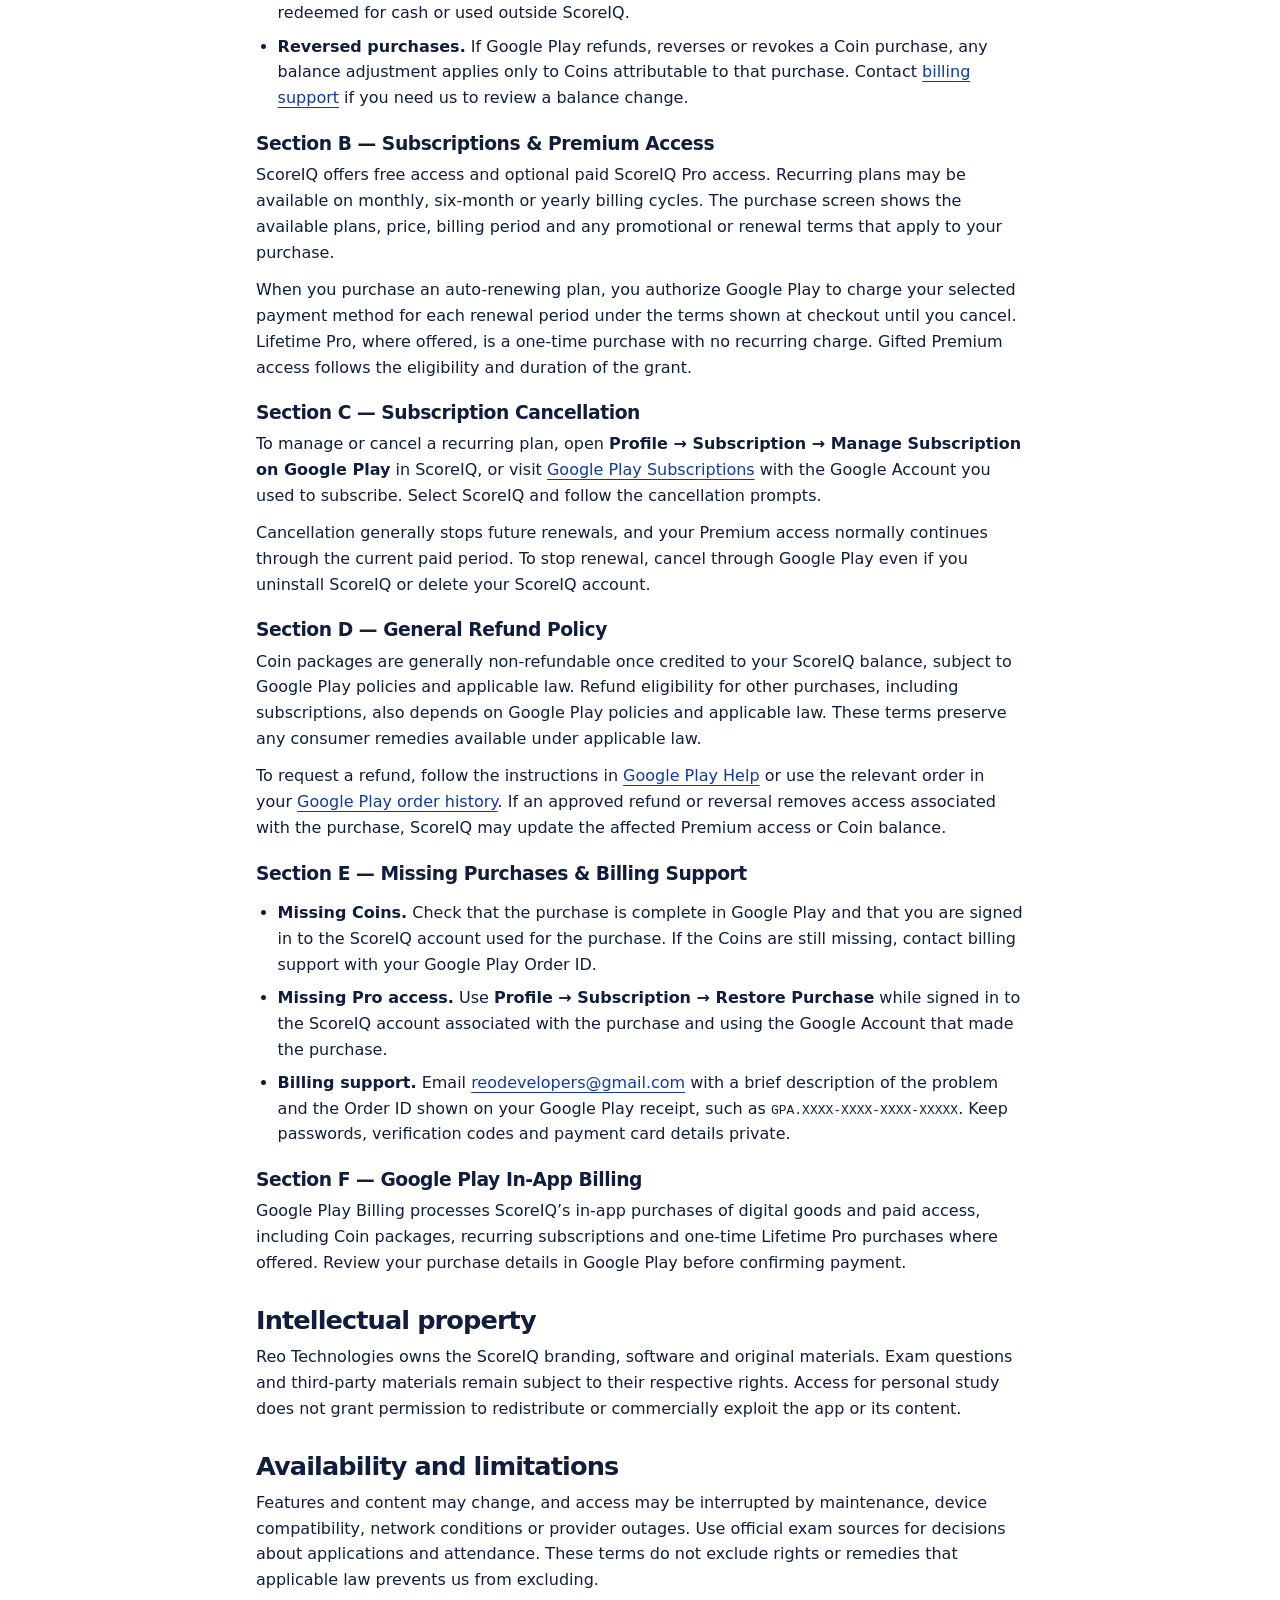
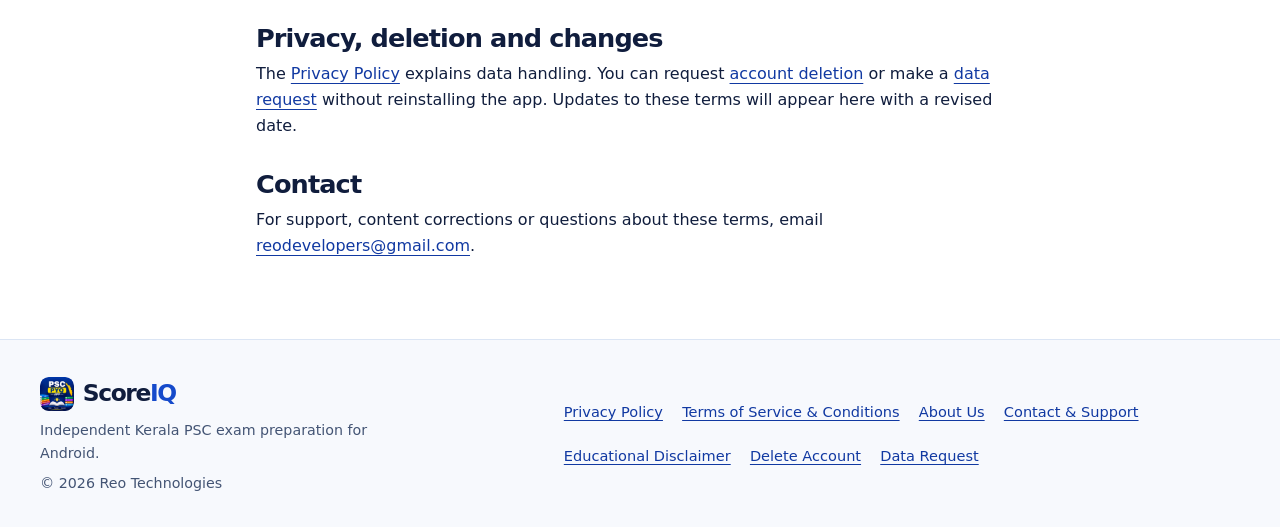
<file: site/terms-and-conditions/index.html>
<!DOCTYPE html>
<html lang="en">
<head>
  <meta charset="utf-8">
  <meta name="viewport" content="width=device-width, initial-scale=1">
  <title>Terms and Conditions | ScoreIQ</title>
  <link rel="canonical" href="https://raheemreo.github.io/score_iq_web/terms/">
  <meta http-equiv="refresh" content="0; url=../terms/">
</head>
<body><main><h1>Terms and Conditions</h1><p><a href="../terms/">Read the ScoreIQ Terms and Conditions</a>.</p></main></body>
</html>
</file>
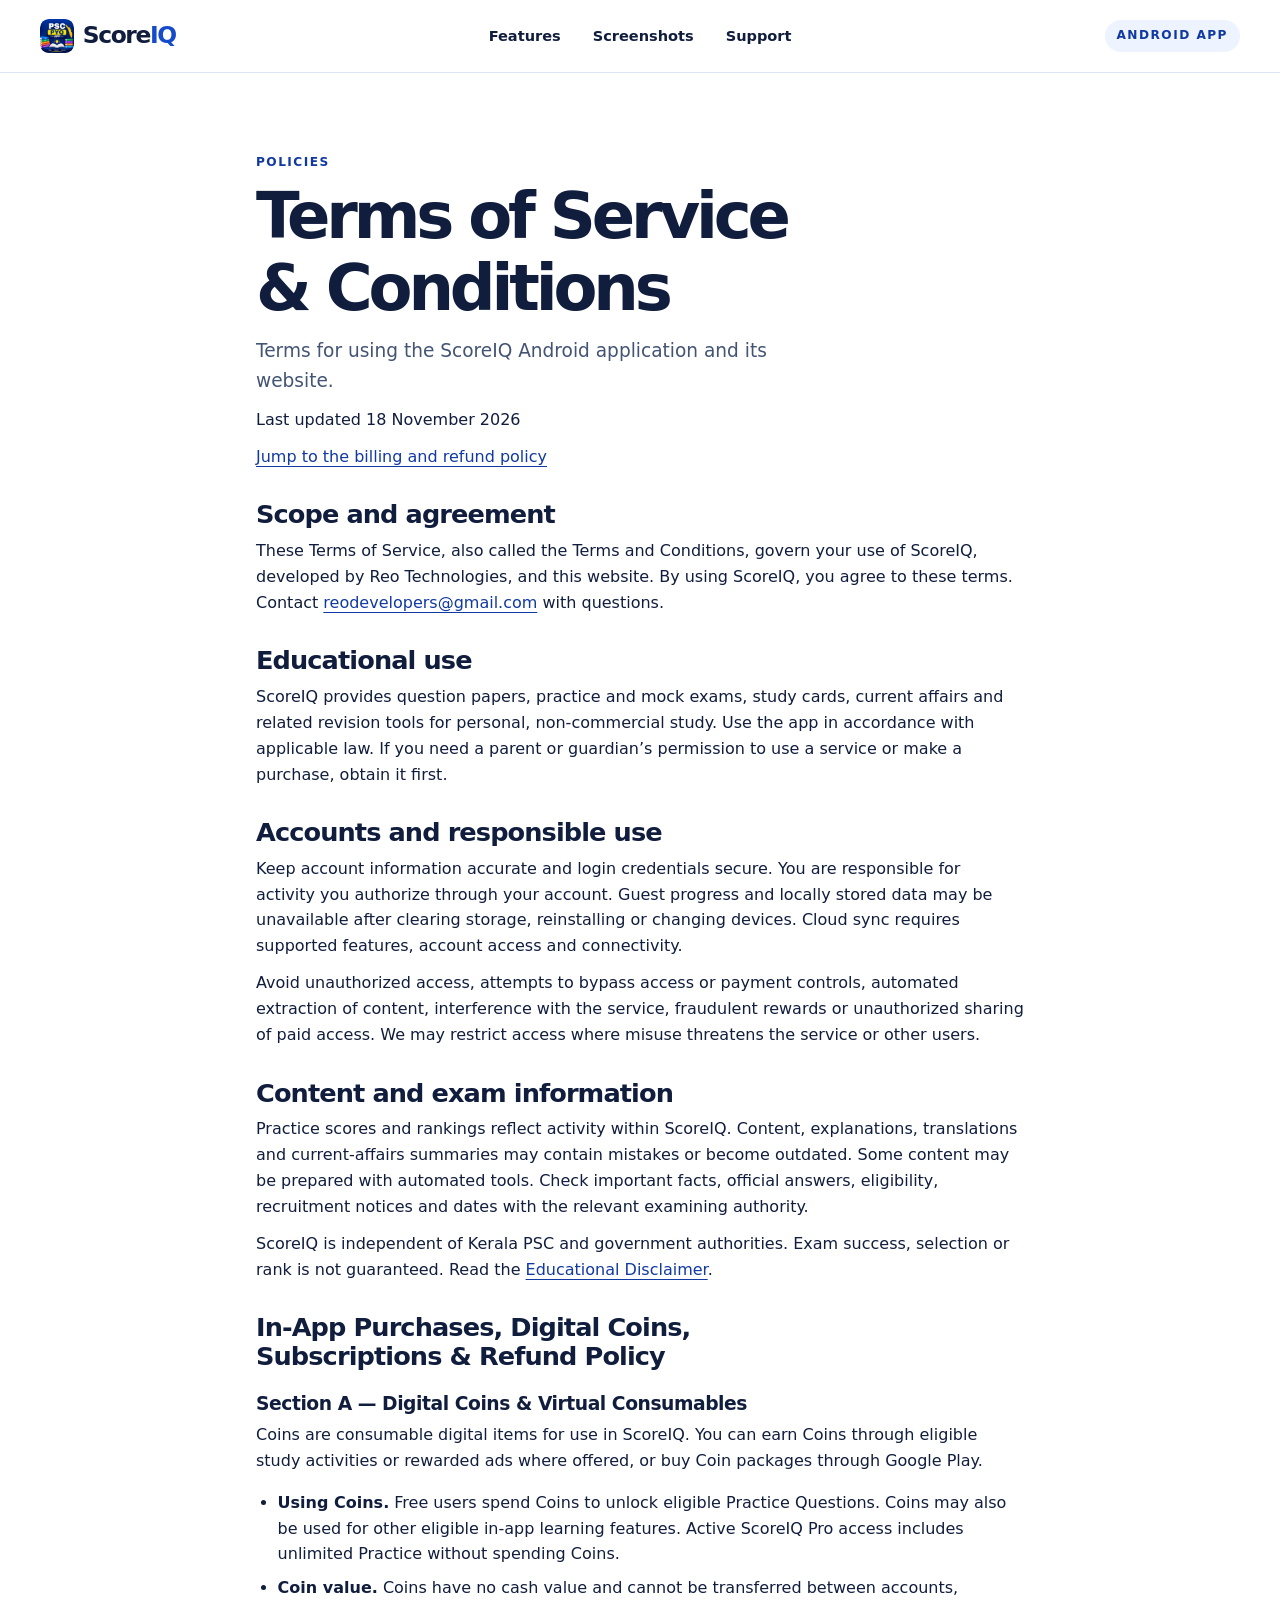
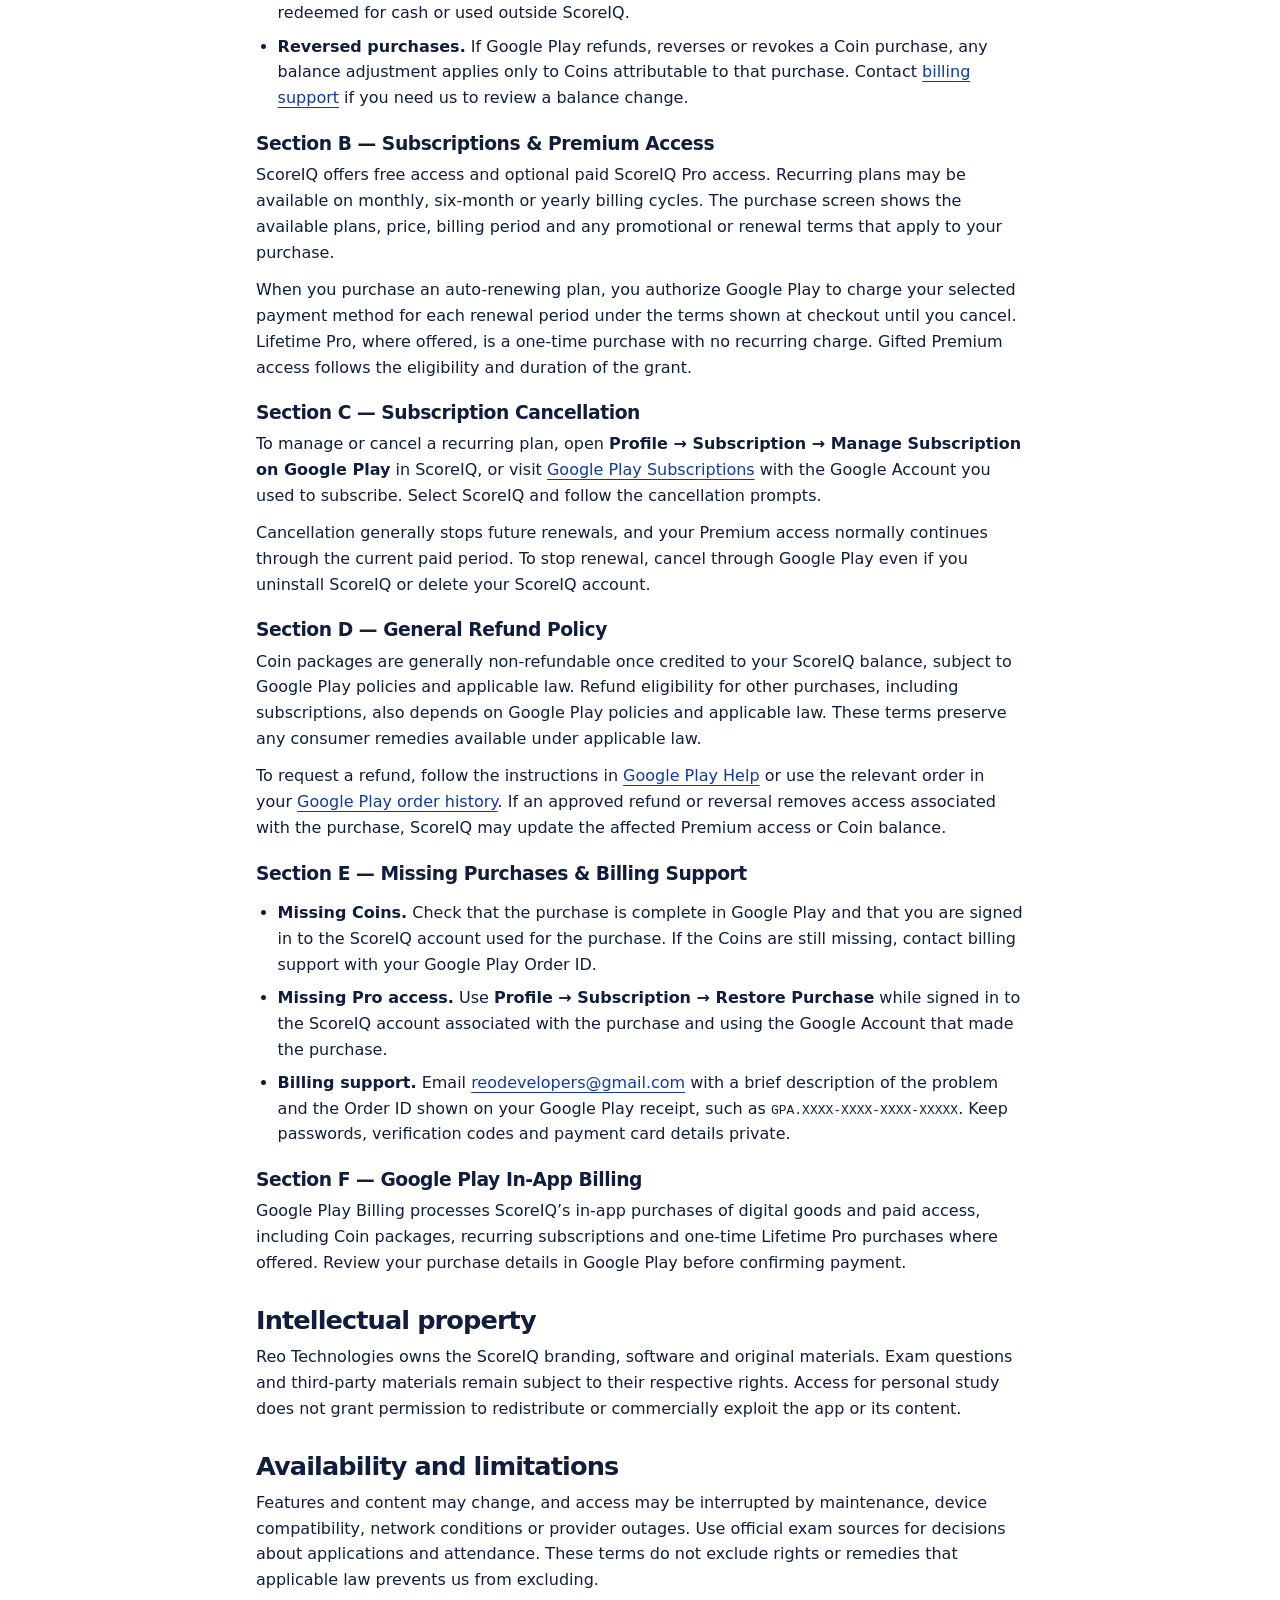
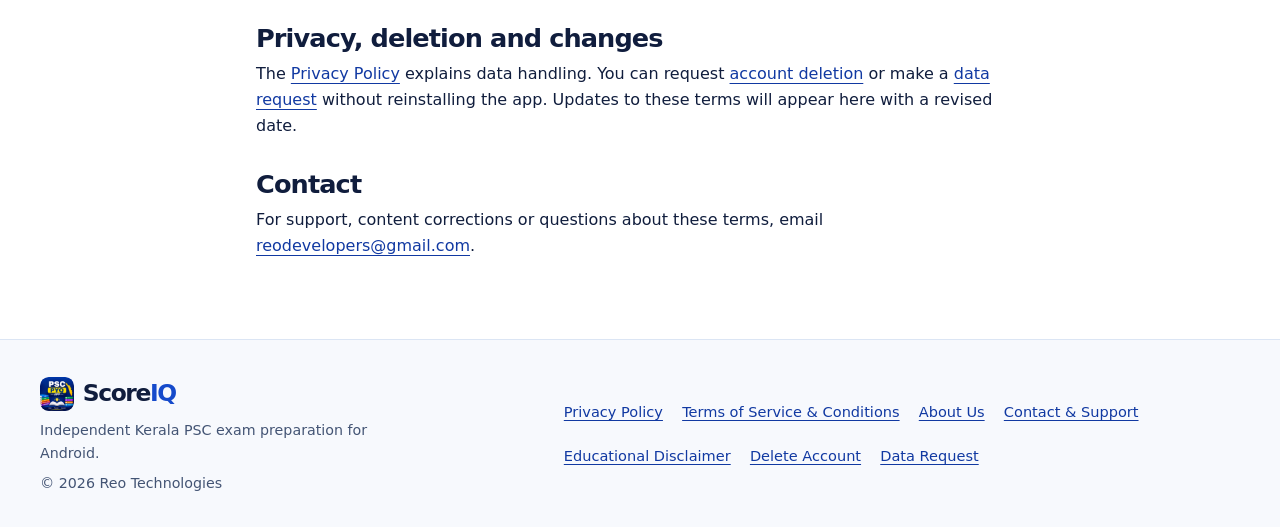
<file: site/terms/index.html>
<!DOCTYPE html>
<html lang="en">
<head>
  <meta charset="utf-8">
  <meta name="viewport" content="width=device-width, initial-scale=1">
  <title>Terms of Service &amp; Conditions | ScoreIQ</title>
  <meta name="description" content="ScoreIQ terms for personal study, Coins, Premium subscriptions, Google Play billing, cancellation and refunds.">
  <meta name="theme-color" content="#f3f7ff">
  <link rel="canonical" href="https://raheemreo.github.io/score_iq_web/terms/">
  <meta property="og:type" content="website">
  <meta property="og:site_name" content="ScoreIQ">
  <meta property="og:title" content="Terms of Service &amp; Conditions | ScoreIQ">
  <meta property="og:description" content="ScoreIQ terms for personal study, Coins, Premium subscriptions, Google Play billing, cancellation and refunds.">
  <meta property="og:url" content="https://raheemreo.github.io/score_iq_web/terms/">
  <meta property="og:image" content="https://raheemreo.github.io/score_iq_web/assets/images/hero-home-light.webp">
  <meta property="og:image:width" content="1672">
  <meta property="og:image:height" content="941">
  <meta property="og:image:alt" content="Promotional banner showing ScoreIQ home screen, Kerala PSC exam papers and daily goal screens in light mode">
  <meta name="twitter:card" content="summary_large_image">
  <link rel="icon" type="image/png" href="../assets/scoreiq-icon.png">
  <link rel="stylesheet" href="../assets/styles.css">
</head>
<body>
<a class="skip" href="#main">Skip to content</a>
<header class="site-header">
  <div class="wrap bar">
    <a class="brand" href="../"><img src="../assets/scoreiq-icon.png" width="34" height="34" alt=""><span>Score<b>IQ</b></span></a>
    <nav class="header-links" aria-label="Main navigation">
      <a href="../#features">Features</a>
      <a href="../#screenshots">Screenshots</a>
      <a href="../contact/">Support</a>
    </nav>
    <span class="platform">Android app</span>
  </div>
</header>
<main class="doc" id="main" tabindex="-1">
  <p class="eyebrow">Policies</p>
  <h1>Terms of Service &amp; Conditions</h1>
  <p class="lead">Terms for using the ScoreIQ Android application and its website.</p>
  <p class="policy-date">Last updated <time datetime="2026-11-18">18 November 2026</time></p>
  <p><a href="#billing-policy">Jump to the billing and refund policy</a></p>
  <h2>Scope and agreement</h2>
  <p>These Terms of Service, also called the Terms and Conditions, govern your use of ScoreIQ, developed by Reo Technologies, and this website. By using ScoreIQ, you agree to these terms. Contact <a href="mailto:reodevelopers@gmail.com">reodevelopers@gmail.com</a> with questions.</p>
  <h2>Educational use</h2>
  <p>ScoreIQ provides question papers, practice and mock exams, study cards, current affairs and related revision tools for personal, non-commercial study. Use the app in accordance with applicable law. If you need a parent or guardian’s permission to use a service or make a purchase, obtain it first.</p>
  <h2>Accounts and responsible use</h2>
  <p>Keep account information accurate and login credentials secure. You are responsible for activity you authorize through your account. Guest progress and locally stored data may be unavailable after clearing storage, reinstalling or changing devices. Cloud sync requires supported features, account access and connectivity.</p>
  <p>Avoid unauthorized access, attempts to bypass access or payment controls, automated extraction of content, interference with the service, fraudulent rewards or unauthorized sharing of paid access. We may restrict access where misuse threatens the service or other users.</p>
  <h2>Content and exam information</h2>
  <p>Practice scores and rankings reflect activity within ScoreIQ. Content, explanations, translations and current-affairs summaries may contain mistakes or become outdated. Some content may be prepared with automated tools. Check important facts, official answers, eligibility, recruitment notices and dates with the relevant examining authority.</p>
  <p>ScoreIQ is independent of Kerala PSC and government authorities. Exam success, selection or rank is not guaranteed. Read the <a href="../disclaimer/">Educational Disclaimer</a>.</p>
  <section id="billing-policy" class="legal-section" aria-labelledby="billing-policy-heading">
    <h2 id="billing-policy-heading">In-App Purchases, Digital Coins, Subscriptions &amp; Refund Policy</h2>

    <div class="policy-block" id="section-a-coins">
      <h3>Section A &mdash; Digital Coins &amp; Virtual Consumables</h3>
      <p>Coins are consumable digital items for use in ScoreIQ. You can earn Coins through eligible study activities or rewarded ads where offered, or buy Coin packages through Google Play.</p>
      <ul>
        <li><strong>Using Coins.</strong> Free users spend Coins to unlock eligible Practice Questions. Coins may also be used for other eligible in-app learning features. Active ScoreIQ Pro access includes unlimited Practice without spending Coins.</li>
        <li><strong>Coin value.</strong> Coins have no cash value and cannot be transferred between accounts, redeemed for cash or used outside ScoreIQ.</li>
        <li><strong>Reversed purchases.</strong> If Google Play refunds, reverses or revokes a Coin purchase, any balance adjustment applies only to Coins attributable to that purchase. Contact <a href="#section-e-support">billing support</a> if you need us to review a balance change.</li>
      </ul>
    </div>

    <div class="policy-block" id="section-b-subscriptions">
      <h3>Section B &mdash; Subscriptions &amp; Premium Access</h3>
      <p>ScoreIQ offers free access and optional paid ScoreIQ Pro access. Recurring plans may be available on monthly, six-month or yearly billing cycles. The purchase screen shows the available plans, price, billing period and any promotional or renewal terms that apply to your purchase.</p>
      <p>When you purchase an auto-renewing plan, you authorize Google Play to charge your selected payment method for each renewal period under the terms shown at checkout until you cancel. Lifetime Pro, where offered, is a one-time purchase with no recurring charge. Gifted Premium access follows the eligibility and duration of the grant.</p>
    </div>

    <div class="policy-block" id="section-c-cancellation">
      <h3>Section C &mdash; Subscription Cancellation</h3>
      <p>To manage or cancel a recurring plan, open <strong>Profile &rarr; Subscription &rarr; Manage Subscription on Google Play</strong> in ScoreIQ, or visit <a href="https://play.google.com/store/account/subscriptions">Google Play Subscriptions</a> with the Google Account you used to subscribe. Select ScoreIQ and follow the cancellation prompts.</p>
      <p>Cancellation generally stops future renewals, and your Premium access normally continues through the current paid period. To stop renewal, cancel through Google Play even if you uninstall ScoreIQ or delete your ScoreIQ account.</p>
    </div>

    <div class="policy-block" id="section-d-refunds">
      <h3>Section D &mdash; General Refund Policy</h3>
      <p>Coin packages are generally non-refundable once credited to your ScoreIQ balance, subject to Google Play policies and applicable law. Refund eligibility for other purchases, including subscriptions, also depends on Google Play policies and applicable law. These terms preserve any consumer remedies available under applicable law.</p>
      <p>To request a refund, follow the instructions in <a href="https://support.google.com/googleplay/answer/15574897">Google Play Help</a> or use the relevant order in your <a href="https://play.google.com/store/account/orderhistory">Google Play order history</a>. If an approved refund or reversal removes access associated with the purchase, ScoreIQ may update the affected Premium access or Coin balance.</p>
    </div>

    <div class="policy-block" id="section-e-support">
      <h3>Section E &mdash; Missing Purchases &amp; Billing Support</h3>
      <ul>
        <li><strong>Missing Coins.</strong> Check that the purchase is complete in Google Play and that you are signed in to the ScoreIQ account used for the purchase. If the Coins are still missing, contact billing support with your Google Play Order ID.</li>
        <li><strong>Missing Pro access.</strong> Use <strong>Profile &rarr; Subscription &rarr; Restore Purchase</strong> while signed in to the ScoreIQ account associated with the purchase and using the Google Account that made the purchase.</li>
        <li><strong>Billing support.</strong> Email <a href="mailto:reodevelopers@gmail.com?subject=ScoreIQ%20Billing%20Support">reodevelopers@gmail.com</a> with a brief description of the problem and the Order ID shown on your Google Play receipt, such as <code>GPA.XXXX-XXXX-XXXX-XXXXX</code>. Keep passwords, verification codes and payment card details private.</li>
      </ul>
    </div>

    <div class="policy-block" id="section-f-play-billing">
      <h3>Section F &mdash; Google Play In-App Billing</h3>
      <p>Google Play Billing processes ScoreIQ’s in-app purchases of digital goods and paid access, including Coin packages, recurring subscriptions and one-time Lifetime Pro purchases where offered. Review your purchase details in Google Play before confirming payment.</p>
    </div>
  </section>
  <h2>Intellectual property</h2>
  <p>Reo Technologies owns the ScoreIQ branding, software and original materials. Exam questions and third-party materials remain subject to their respective rights. Access for personal study does not grant permission to redistribute or commercially exploit the app or its content.</p>
  <h2>Availability and limitations</h2>
  <p>Features and content may change, and access may be interrupted by maintenance, device compatibility, network conditions or provider outages. Use official exam sources for decisions about applications and attendance. These terms do not exclude rights or remedies that applicable law prevents us from excluding.</p>
  <h2>Privacy, deletion and changes</h2>
  <p>The <a href="../privacy/">Privacy Policy</a> explains data handling. You can request <a href="../delete-account/">account deletion</a> or make a <a href="../data-request/">data request</a> without reinstalling the app. Updates to these terms will appear here with a revised date.</p>
  <h2>Contact</h2>
  <p>For support, content corrections or questions about these terms, email <a href="mailto:reodevelopers@gmail.com">reodevelopers@gmail.com</a>.</p>
</main>
<footer class="site-footer">
  <div class="wrap footer-grid">
    <div>
      <a class="brand" href="../"><img src="../assets/scoreiq-icon.png" width="34" height="34" alt=""><span>Score<b>IQ</b></span></a>
      <p>Independent Kerala PSC exam preparation for Android.</p>
      <p class="footer-note">© 2026 Reo Technologies</p>
    </div>
    <nav aria-label="Policies and support">
      <a href="../privacy/">Privacy Policy</a>
      <a href="../terms/" aria-current="page">Terms of Service &amp; Conditions</a>
      <a href="../about/">About Us</a>
      <a href="../contact/">Contact &amp; Support</a>
      <a href="../disclaimer/">Educational Disclaimer</a>
      <a href="../delete-account/">Delete Account</a>
      <a href="../data-request/">Data Request</a>
    </nav>
  </div>
</footer>
</body>
</html>
</file>
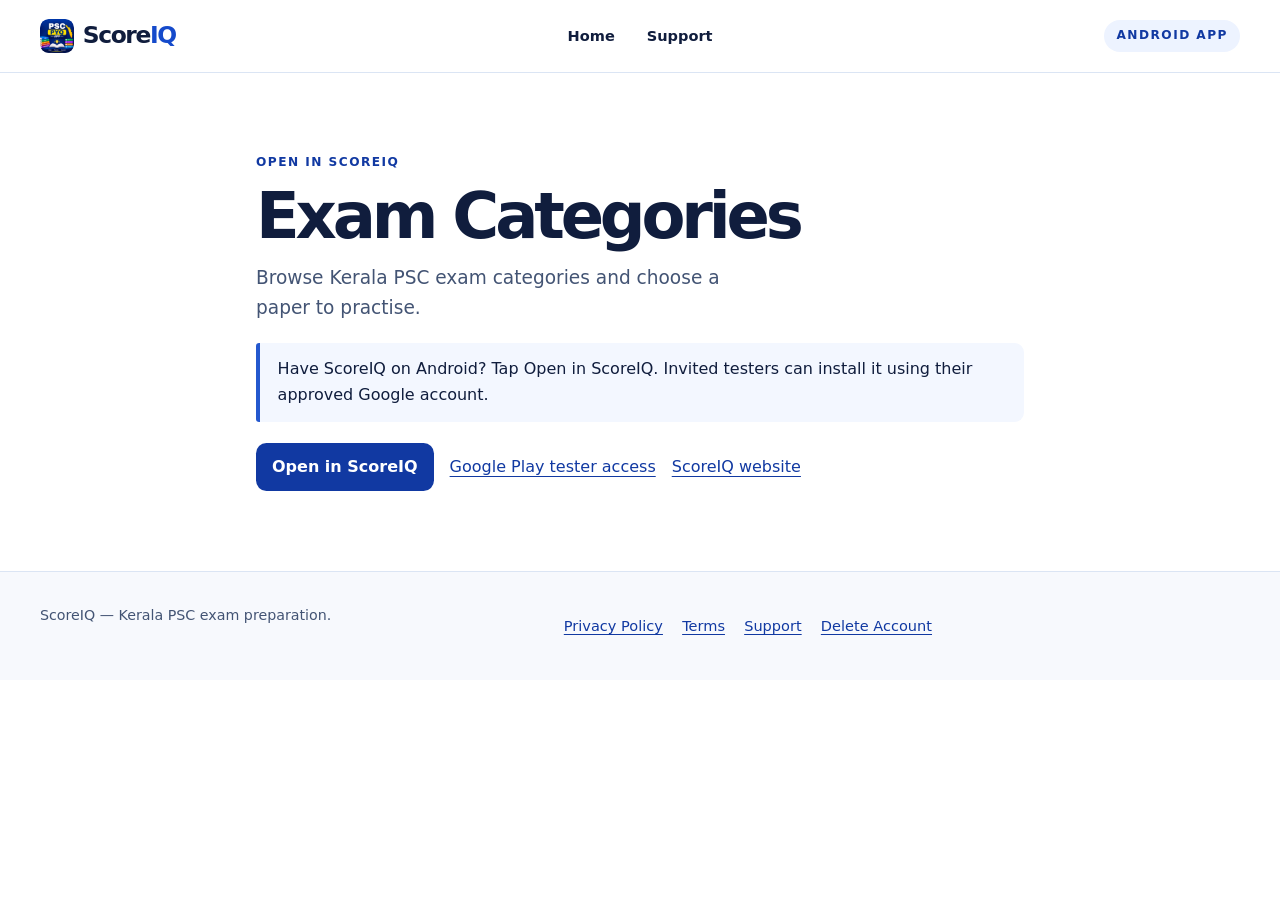
<file: site/open/exam/index.html>
<!DOCTYPE html>
<html lang="en">
<head>
  <meta charset="utf-8">
  <meta name="viewport" content="width=device-width, initial-scale=1">
  <meta name="robots" content="noindex,follow">
  <meta name="theme-color" content="#f3f7ff">
  <title>Exam Categories | ScoreIQ</title>
  <meta name="description" content="Browse Kerala PSC exam categories and choose a paper to practise.">
  <link rel="canonical" href="https://raheemreo.github.io/score_iq_web/open/exam/">
  <link rel="icon" type="image/png" href="../../assets/scoreiq-icon.png">
  <link rel="stylesheet" href="../../assets/styles.css">
</head>
<body>
<a class="skip" href="#main">Skip to content</a>
<header class="site-header"><div class="wrap bar">
  <a class="brand" href="../../"><img src="../../assets/scoreiq-icon.png" width="34" height="34" alt=""><span>Score<b>IQ</b></span></a>
  <nav class="header-links" aria-label="Main navigation"><a href="../../">Home</a><a href="../../contact/">Support</a></nav>
  <span class="platform">Android app</span>
</div></header>
<main class="doc" id="main" tabindex="-1">
  <p class="eyebrow">Open in ScoreIQ</p>
  <h1>Exam Categories</h1>
  <p class="lead">Browse Kerala PSC exam categories and choose a paper to practise.</p>
  <div class="notice"><p>Have ScoreIQ on Android? Tap Open in ScoreIQ. Invited testers can install it using their approved Google account.</p></div>
  <div class="actions">
    <a class="button" id="open-app" href="scoreiq://app/exam">Open in ScoreIQ</a>
    <a href="https://play.google.com/apps/testing/com.reotech.scoreiq">Google Play tester access</a>
    <a href="../../">ScoreIQ website</a>
  </div>
</main>
<footer class="site-footer"><div class="wrap footer-grid"><p>ScoreIQ — Kerala PSC exam preparation.</p><nav aria-label="Policies and support"><a href="../../privacy/">Privacy Policy</a><a href="../../terms/">Terms</a><a href="../../contact/">Support</a><a href="../../delete-account/">Delete Account</a></nav></div></footer>
</body>
</html>
</file>
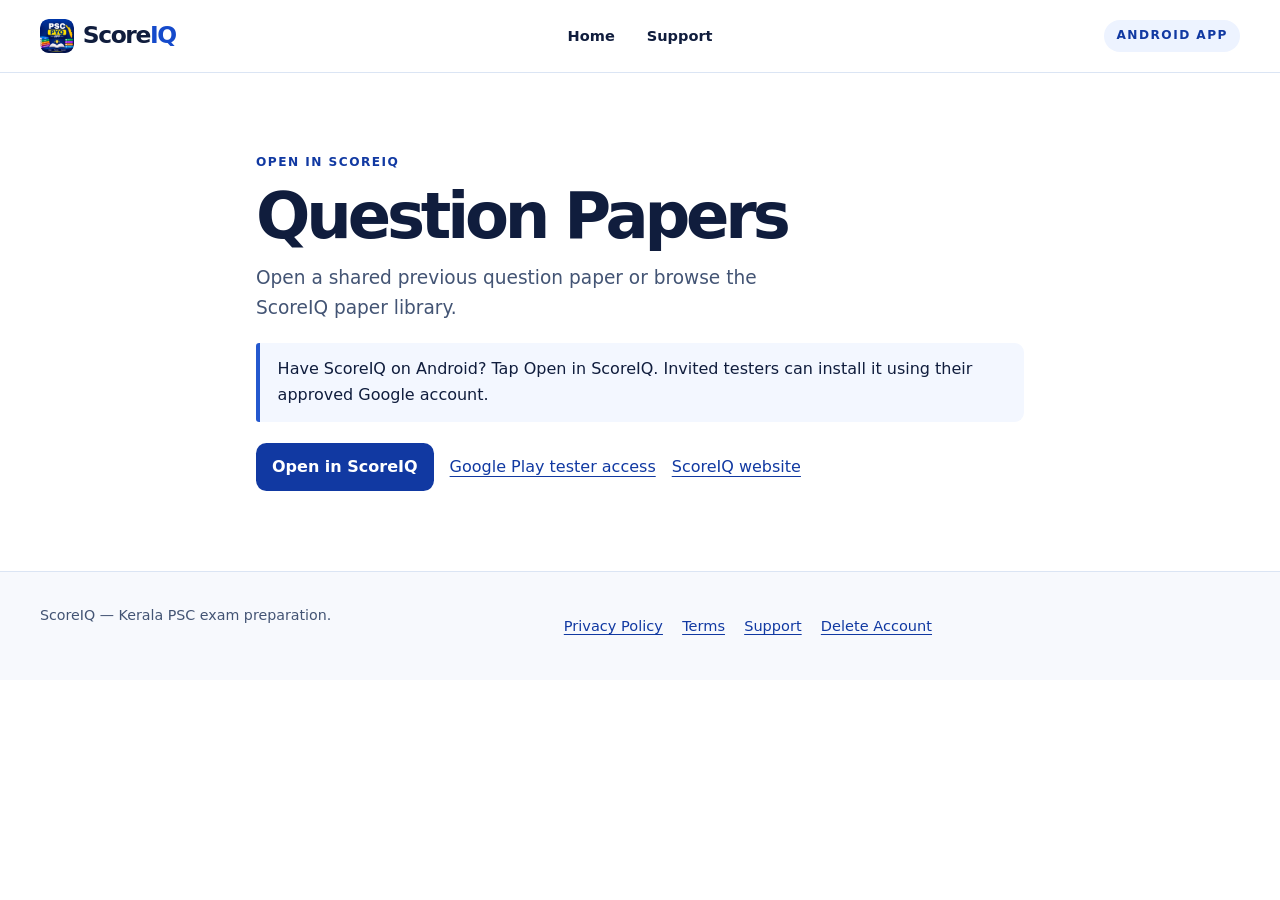
<file: site/open/paper/index.html>
<!DOCTYPE html>
<html lang="en">
<head>
  <meta charset="utf-8">
  <meta name="viewport" content="width=device-width, initial-scale=1">
  <meta name="robots" content="noindex,follow">
  <meta name="theme-color" content="#f3f7ff">
  <title>Question Papers | ScoreIQ</title>
  <meta name="description" content="Open a shared previous question paper or browse the ScoreIQ paper library.">
  <link rel="canonical" href="https://raheemreo.github.io/score_iq_web/open/paper/">
  <link rel="icon" type="image/png" href="../../assets/scoreiq-icon.png">
  <link rel="stylesheet" href="../../assets/styles.css">
  <script src="../../assets/open-paper-link.js" defer></script>
</head>
<body>
<a class="skip" href="#main">Skip to content</a>
<header class="site-header"><div class="wrap bar">
  <a class="brand" href="../../"><img src="../../assets/scoreiq-icon.png" width="34" height="34" alt=""><span>Score<b>IQ</b></span></a>
  <nav class="header-links" aria-label="Main navigation"><a href="../../">Home</a><a href="../../contact/">Support</a></nav>
  <span class="platform">Android app</span>
</div></header>
<main class="doc" id="main" tabindex="-1">
  <p class="eyebrow">Open in ScoreIQ</p>
  <h1>Question Papers</h1>
  <p class="lead">Open a shared previous question paper or browse the ScoreIQ paper library.</p>
  <div class="notice"><p>Have ScoreIQ on Android? Tap Open in ScoreIQ. Invited testers can install it using their approved Google account.</p></div>
  <div class="actions">
    <a class="button" id="open-app" href="scoreiq://app/paper" data-paper-query="id">Open in ScoreIQ</a>
    <a href="https://play.google.com/apps/testing/com.reotech.scoreiq">Google Play tester access</a>
    <a href="../../">ScoreIQ website</a>
  </div>
  <p class="link-notice" id="link-notice" role="status"></p>
</main>
<footer class="site-footer"><div class="wrap footer-grid"><p>ScoreIQ — Kerala PSC exam preparation.</p><nav aria-label="Policies and support"><a href="../../privacy/">Privacy Policy</a><a href="../../terms/">Terms</a><a href="../../contact/">Support</a><a href="../../delete-account/">Delete Account</a></nav></div></footer>
</body>
</html>
</file>
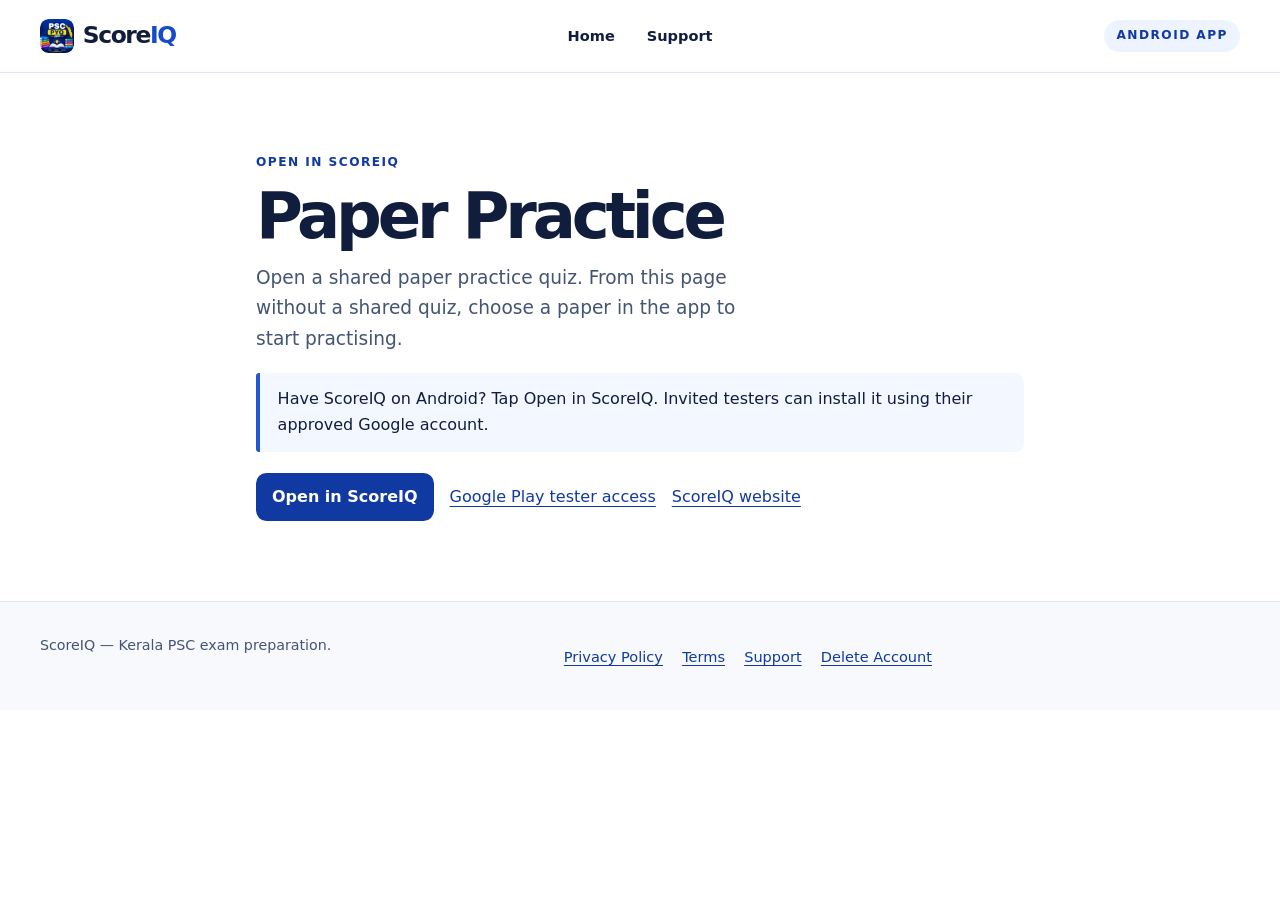
<file: site/open/quiz/index.html>
<!DOCTYPE html>
<html lang="en">
<head>
  <meta charset="utf-8">
  <meta name="viewport" content="width=device-width, initial-scale=1">
  <meta name="robots" content="noindex,follow">
  <meta name="theme-color" content="#f3f7ff">
  <title>Paper Practice | ScoreIQ</title>
  <meta name="description" content="Open a shared paper practice quiz. From this page without a shared quiz, choose a paper in the app to start practising.">
  <link rel="canonical" href="https://raheemreo.github.io/score_iq_web/open/quiz/">
  <link rel="icon" type="image/png" href="../../assets/scoreiq-icon.png">
  <link rel="stylesheet" href="../../assets/styles.css">
  <script src="../../assets/open-paper-link.js" defer></script>
</head>
<body>
<a class="skip" href="#main">Skip to content</a>
<header class="site-header"><div class="wrap bar">
  <a class="brand" href="../../"><img src="../../assets/scoreiq-icon.png" width="34" height="34" alt=""><span>Score<b>IQ</b></span></a>
  <nav class="header-links" aria-label="Main navigation"><a href="../../">Home</a><a href="../../contact/">Support</a></nav>
  <span class="platform">Android app</span>
</div></header>
<main class="doc" id="main" tabindex="-1">
  <p class="eyebrow">Open in ScoreIQ</p>
  <h1>Paper Practice</h1>
  <p class="lead">Open a shared paper practice quiz. From this page without a shared quiz, choose a paper in the app to start practising.</p>
  <div class="notice"><p>Have ScoreIQ on Android? Tap Open in ScoreIQ. Invited testers can install it using their approved Google account.</p></div>
  <div class="actions">
    <a class="button" id="open-app" href="scoreiq://app/quiz" data-paper-query="paperId">Open in ScoreIQ</a>
    <a href="https://play.google.com/apps/testing/com.reotech.scoreiq">Google Play tester access</a>
    <a href="../../">ScoreIQ website</a>
  </div>
  <p class="link-notice" id="link-notice" role="status"></p>
</main>
<footer class="site-footer"><div class="wrap footer-grid"><p>ScoreIQ — Kerala PSC exam preparation.</p><nav aria-label="Policies and support"><a href="../../privacy/">Privacy Policy</a><a href="../../terms/">Terms</a><a href="../../contact/">Support</a><a href="../../delete-account/">Delete Account</a></nav></div></footer>
</body>
</html>
</file>
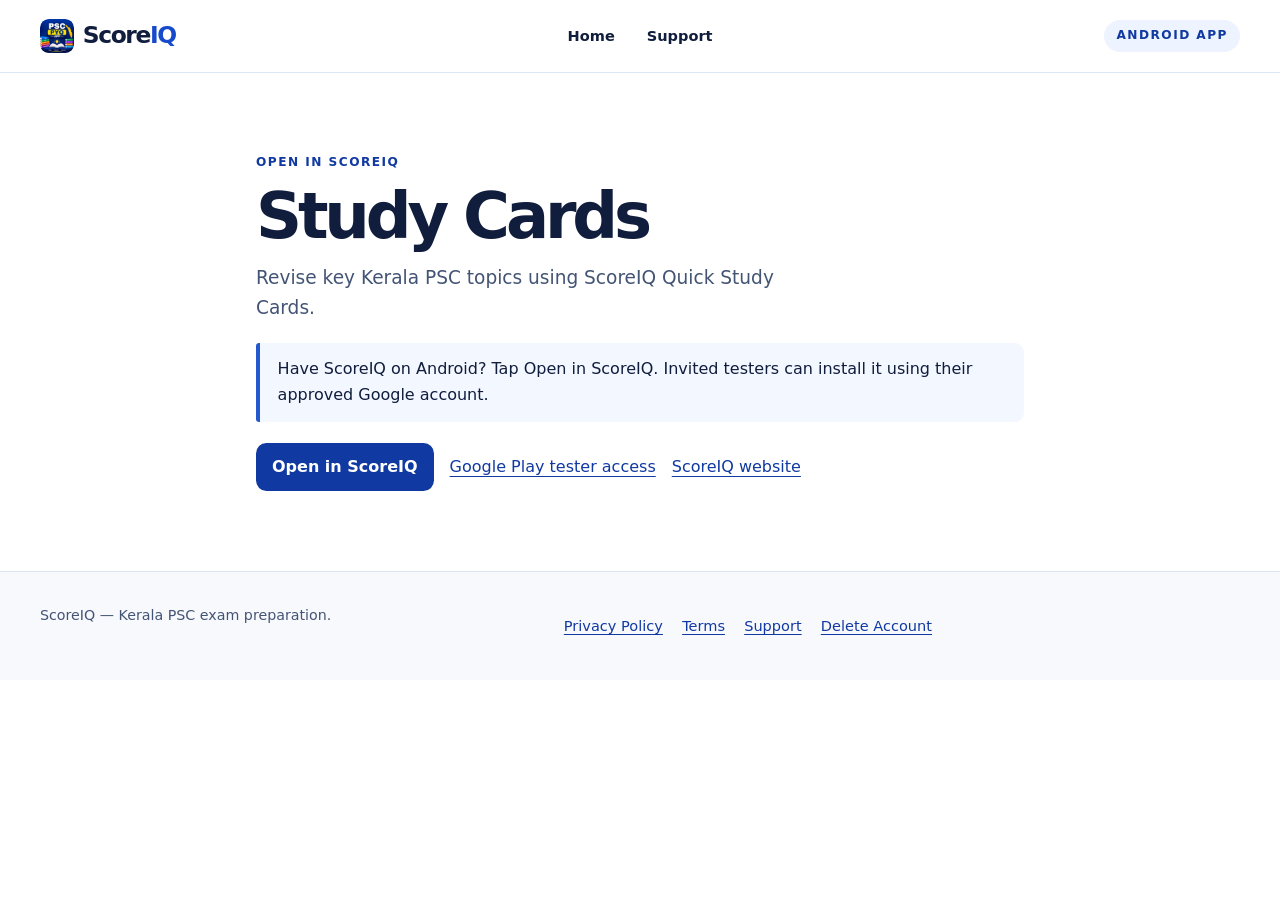
<file: site/open/study-cards/index.html>
<!DOCTYPE html>
<html lang="en">
<head>
  <meta charset="utf-8">
  <meta name="viewport" content="width=device-width, initial-scale=1">
  <meta name="robots" content="noindex,follow">
  <meta name="theme-color" content="#f3f7ff">
  <title>Study Cards | ScoreIQ</title>
  <meta name="description" content="Revise key Kerala PSC topics using ScoreIQ Quick Study Cards.">
  <link rel="canonical" href="https://raheemreo.github.io/score_iq_web/open/study-cards/">
  <link rel="icon" type="image/png" href="../../assets/scoreiq-icon.png">
  <link rel="stylesheet" href="../../assets/styles.css">
</head>
<body>
<a class="skip" href="#main">Skip to content</a>
<header class="site-header"><div class="wrap bar">
  <a class="brand" href="../../"><img src="../../assets/scoreiq-icon.png" width="34" height="34" alt=""><span>Score<b>IQ</b></span></a>
  <nav class="header-links" aria-label="Main navigation"><a href="../../">Home</a><a href="../../contact/">Support</a></nav>
  <span class="platform">Android app</span>
</div></header>
<main class="doc" id="main" tabindex="-1">
  <p class="eyebrow">Open in ScoreIQ</p>
  <h1>Study Cards</h1>
  <p class="lead">Revise key Kerala PSC topics using ScoreIQ Quick Study Cards.</p>
  <div class="notice"><p>Have ScoreIQ on Android? Tap Open in ScoreIQ. Invited testers can install it using their approved Google account.</p></div>
  <div class="actions">
    <a class="button" id="open-app" href="scoreiq://app/study-cards">Open in ScoreIQ</a>
    <a href="https://play.google.com/apps/testing/com.reotech.scoreiq">Google Play tester access</a>
    <a href="../../">ScoreIQ website</a>
  </div>
</main>
<footer class="site-footer"><div class="wrap footer-grid"><p>ScoreIQ — Kerala PSC exam preparation.</p><nav aria-label="Policies and support"><a href="../../privacy/">Privacy Policy</a><a href="../../terms/">Terms</a><a href="../../contact/">Support</a><a href="../../delete-account/">Delete Account</a></nav></div></footer>
</body>
</html>
</file>
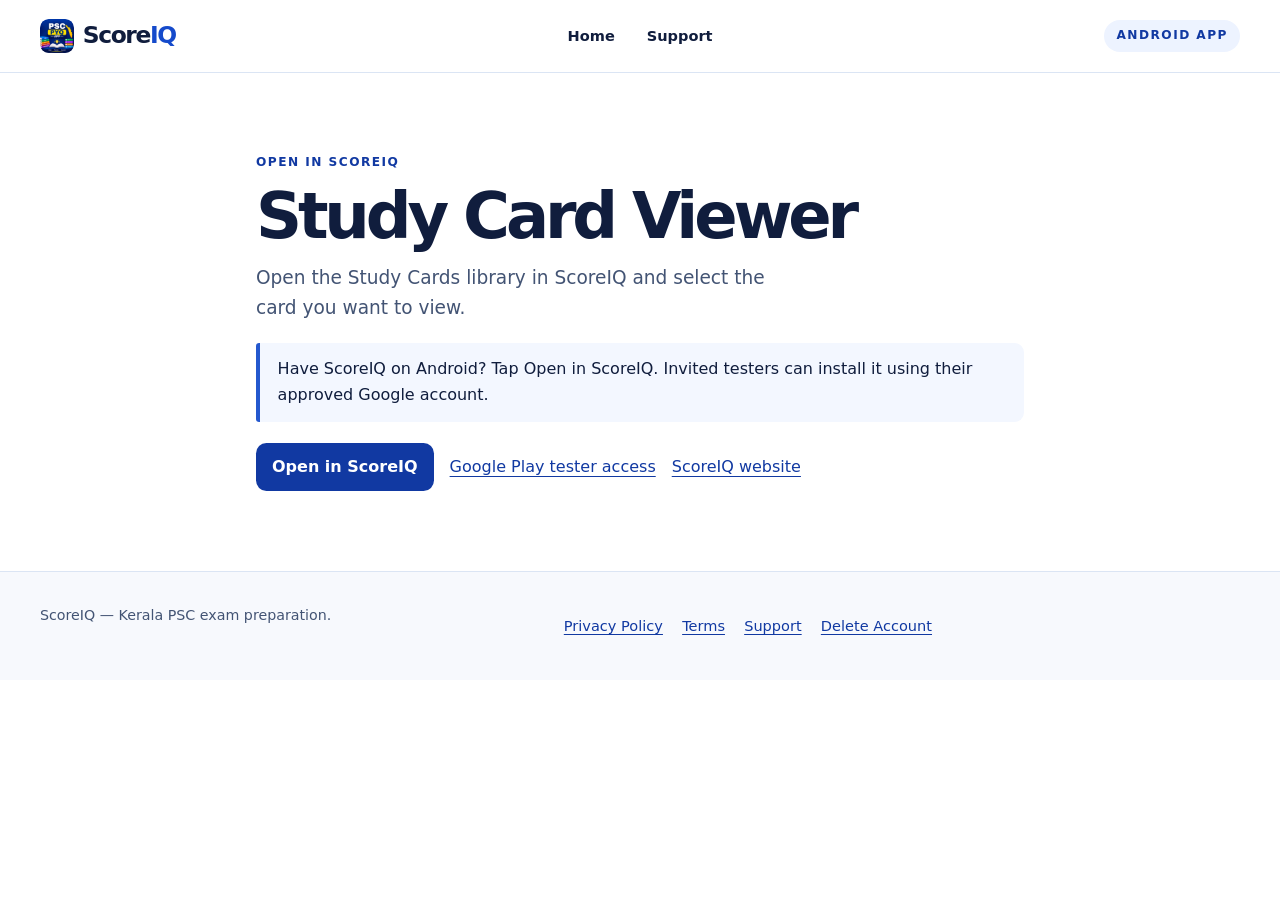
<file: site/open/study-viewer/index.html>
<!DOCTYPE html>
<html lang="en">
<head>
  <meta charset="utf-8">
  <meta name="viewport" content="width=device-width, initial-scale=1">
  <meta name="robots" content="noindex,follow">
  <meta name="theme-color" content="#f3f7ff">
  <title>Study Card Viewer | ScoreIQ</title>
  <meta name="description" content="Open the Study Cards library in ScoreIQ and select the card you want to view.">
  <link rel="canonical" href="https://raheemreo.github.io/score_iq_web/open/study-viewer/">
  <link rel="icon" type="image/png" href="../../assets/scoreiq-icon.png">
  <link rel="stylesheet" href="../../assets/styles.css">
</head>
<body>
<a class="skip" href="#main">Skip to content</a>
<header class="site-header"><div class="wrap bar">
  <a class="brand" href="../../"><img src="../../assets/scoreiq-icon.png" width="34" height="34" alt=""><span>Score<b>IQ</b></span></a>
  <nav class="header-links" aria-label="Main navigation"><a href="../../">Home</a><a href="../../contact/">Support</a></nav>
  <span class="platform">Android app</span>
</div></header>
<main class="doc" id="main" tabindex="-1">
  <p class="eyebrow">Open in ScoreIQ</p>
  <h1>Study Card Viewer</h1>
  <p class="lead">Open the Study Cards library in ScoreIQ and select the card you want to view.</p>
  <div class="notice"><p>Have ScoreIQ on Android? Tap Open in ScoreIQ. Invited testers can install it using their approved Google account.</p></div>
  <div class="actions">
    <a class="button" id="open-app" href="scoreiq://app/study-cards">Open in ScoreIQ</a>
    <a href="https://play.google.com/apps/testing/com.reotech.scoreiq">Google Play tester access</a>
    <a href="../../">ScoreIQ website</a>
  </div>
</main>
<footer class="site-footer"><div class="wrap footer-grid"><p>ScoreIQ — Kerala PSC exam preparation.</p><nav aria-label="Policies and support"><a href="../../privacy/">Privacy Policy</a><a href="../../terms/">Terms</a><a href="../../contact/">Support</a><a href="../../delete-account/">Delete Account</a></nav></div></footer>
</body>
</html>
</file>
<file: site/assets/styles.css>
@font-face {
  font-family: "Noto Sans Malayalam";
  font-style: normal;
  font-weight: 600;
  font-display: swap;
  src: url("fonts/noto-sans-malayalam-600.woff2") format("woff2");
  unicode-range: U+0D00-0D7F, U+200C-200D;
}
:root {
  color-scheme: light;
  --ink: #101d3d;
  --muted: #435474;
  --blue: #154acb;
  --blue-dark: #1139a2;
  --line: #dbe5f4;
  --pale: #f3f7ff;
  --white: #fff;
  font-family: system-ui, -apple-system, BlinkMacSystemFont, "Segoe UI", sans-serif;
  font-size: 100%;
  scroll-padding-top: 7rem;
}
* { box-sizing: border-box; }
body { margin: 0; color: var(--ink); background: var(--white); line-height: 1.62; }
a { color: var(--blue-dark); text-underline-offset: .22em; }
a:hover { color: var(--blue); }
:focus-visible { outline: 3px solid #0954df; outline-offset: 4px; }
img { display: block; max-width: 100%; height: auto; }
p, h1, h2, h3, figure { margin: 0; }
h1, h2, h3 { line-height: 1.13; text-wrap: balance; }
h1 { font-size: clamp(2.65rem, 5vw, 4.5rem); letter-spacing: -.065em; }
h2 { font-size: clamp(2rem, 3.5vw, 3.35rem); letter-spacing: -.05em; }
h3 { font-size: 1.17rem; letter-spacing: -.024em; }
.wrap { width: min(100% - 3rem, 75rem); margin-inline: auto; }
.skip { position: fixed; top: .5rem; left: .5rem; z-index: 9; padding: .75rem 1rem; background: white; transform: translateY(-180%); }
.skip:focus { transform: none; }
.site-header { position: sticky; top: 0; z-index: 5; background: #fff; border-bottom: 1px solid var(--line); }
.bar { min-height: 4.5rem; display: flex; align-items: center; justify-content: space-between; gap: 1rem; }
.brand { min-height: 44px; display: inline-flex; align-items: center; gap: .55rem; color: var(--ink); font-size: 1.46rem; font-weight: 820; letter-spacing: -.06em; text-decoration: none; white-space: nowrap; }
.brand b { color: var(--blue); }
.brand img { border-radius: .55rem; }
.header-links { display: flex; align-items: center; gap: clamp(.8rem, 2.9vw, 2rem); }
.header-links a { display: inline-flex; min-height: 44px; align-items: center; color: var(--ink); font-weight: 650; font-size: .91rem; text-decoration: none; }
.header-links a:hover { text-decoration: underline; }
.platform, .eyebrow { font-size: .76rem; font-weight: 800; letter-spacing: .12em; text-transform: uppercase; }
.platform { padding: .4rem .75rem; border-radius: 999px; color: var(--blue-dark); background: #edf3ff; white-space: nowrap; }
.eyebrow { color: var(--blue-dark); }
.hero { background: radial-gradient(ellipse at 86% 10%, #dce9ff, transparent 58%), linear-gradient(180deg, #f4f8ff, #fff); border-bottom: 1px solid #edf1f9; }
.hero-grid { padding-block: clamp(3rem, 7.2vw, 6.1rem); display: grid; grid-template-columns: .88fr 1.18fr; gap: clamp(1.6rem, 4.3vw, 4.5rem); align-items: center; }
.hero .eyebrow { display: flex; align-items: center; gap: .55rem; }
.hero .eyebrow::before { content: ""; width: .54rem; height: .54rem; border-radius: 50%; background: var(--blue); }
.hero h1 { margin-block: .65rem 1rem; }
.hero h1 span { color: var(--blue); white-space: nowrap; }
.lead { max-width: 44ch; font-size: clamp(1rem, 1.45vw, 1.18rem); color: var(--muted); }
.malayalam { margin-top: 1rem; font-family: "Noto Sans Malayalam", "Nirmala UI", "Kartika", system-ui, sans-serif; font-size: .96rem; font-weight: 600; color: var(--blue-dark); }
.actions { display: flex; align-items: center; flex-wrap: wrap; gap: .6rem 1rem; margin-top: 1.35rem; }
.button { display: inline-flex; min-height: 48px; align-items: center; gap: .6rem; padding: .55rem 1rem; border-radius: .65rem; background: var(--blue-dark); color: var(--white); text-decoration: none; font-weight: 740; }
.button:hover { background: #0d2e84; color: white; }
.hero-media { padding: .55rem; border-radius: 1.35rem; background: white; box-shadow: 0 16px 50px #17479524, 0 0 0 1px #d6e2f6; }
.banner { width: 100%; aspect-ratio: 1672 / 941; object-fit: contain; background: #eaf2ff; }
.hero-media .banner { border-radius: .9rem; }
.section { padding-block: clamp(3.15rem, 6vw, 5.5rem); }
.section-head { display: grid; gap: .65rem; margin-bottom: clamp(1.4rem, 3vw, 2.1rem); }
.section-head p:last-child { color: var(--muted); }
.features { display: grid; grid-template-columns: repeat(4, minmax(0, 1fr)); gap: 1rem; }
.feature { padding: 1.3rem; border: 1px solid var(--line); border-radius: 1rem; background: #fbfdff; }
.feature h3 { margin-block: .85rem .5rem; }
.feature p { color: var(--muted); font-size: .94rem; }
.feature svg { display: block; width: 2.65rem; height: 2.65rem; padding: .63rem; background: #eaf1ff; color: var(--blue-dark); border-radius: .7rem; stroke-width: 1.75; fill: none; stroke: currentColor; stroke-linecap: round; stroke-linejoin: round; }
.gallery-section { background: var(--pale); border-block: 1px solid #e8eef9; }
.gallery { display: grid; grid-template-columns: repeat(3, minmax(0, 1fr)); gap: 1rem; }
.shot { min-width: 0; overflow: hidden; border-radius: 1rem; border: 1px solid var(--line); background: white; }
.shot a { display: block; }
.shot a:focus-visible { outline-offset: -4px; }
.shot figcaption { display: flex; justify-content: space-between; align-items: center; gap: .5rem; padding: .75rem .95rem; color: var(--ink); font-size: .92rem; font-weight: 720; }
.shot figcaption span { font-size: 1.1rem; color: var(--blue-dark); }
.theme { background: #101e41; color: #fff; }
.theme .eyebrow { color: #bcd3ff; }
.theme .section-head p:last-child { color: #cfddf8; }
.theme .gallery { grid-template-columns: repeat(2, minmax(0, 1fr)); }
.theme .shot { background: #192c56; border-color: #465c86; }
.theme .shot figcaption, .theme .shot figcaption span { color: white; }
.theme :focus-visible { outline-color: #bcd3ff; }
.final { display: flex; align-items: center; justify-content: space-between; gap: 1.4rem; padding: clamp(1.4rem, 4vw, 2.65rem); background: #eaf2ff; border-radius: 1.2rem; }
.final h2 { font-size: clamp(1.7rem, 3.4vw, 2.55rem); margin-block: .35rem; }
.final p { color: var(--muted); }
.final p + p { margin-top: .45rem; }
.final .eyebrow { color: var(--blue-dark); }
.site-footer { background: #f7f9fd; border-top: 1px solid var(--line); padding-block: 2rem; }
.footer-grid { display: grid; grid-template-columns: .85fr 1.15fr; gap: 1.5rem; }
.footer-grid p { max-width: 42ch; color: var(--muted); font-size: .89rem; }
.footer-grid nav { display: flex; flex-wrap: wrap; align-content: center; gap: 0 1.2rem; }
.footer-grid nav a { display: inline-flex; align-items: center; min-height: 44px; font-size: .91rem; }
.footer-note { margin-top: .45rem; }
.doc { width: min(100% - 3rem, 48rem); margin-inline: auto; padding-block: clamp(2.5rem, 7vw, 5rem); }
.doc h1 { margin-block: .45rem .7rem; font-size: clamp(2.5rem, 6vw, 4rem); }
.doc h2 { margin-block: 1.9rem .55rem; font-size: clamp(1.28rem, 4vw, 1.6rem); letter-spacing: -.035em; }
.doc .policy-block { margin-top: 1.35rem; }
.doc .policy-block h3 { margin-bottom: .5rem; }
.doc p + p { margin-top: .7rem; }
.doc ul, .doc ol { padding-inline-start: 1.35rem; }
.doc li + li { margin-top: .45rem; }
.notice { margin-block: 1.2rem; padding: .85rem 1.1rem; border-inline-start: 4px solid #2458ce; background: var(--pale); border-radius: .2rem .6rem .6rem .2rem; }
.doc .notice p { margin: 0; }
.doc a { overflow-wrap: anywhere; }
.link-notice:not(:empty) { margin-top: .7rem; color: var(--muted); }
@media (max-width: 62rem) {
  .features { grid-template-columns: repeat(2, minmax(0, 1fr)); }
}
@media (max-width: 50rem) {
  .hero-grid { grid-template-columns: 1fr; }
  .hero h1 { max-width: 15ch; }
  .gallery { grid-template-columns: repeat(2, minmax(0, 1fr)); }
  .footer-grid { grid-template-columns: 1fr; gap: .9rem; }
}
@media (max-width: 37rem) {
  .wrap, .doc { width: calc(100% - 2rem); }
  .bar { flex-wrap: wrap; gap: 0 .75rem; padding-top: .3rem; }
  .header-links { order: 1; flex-basis: 100%; flex-wrap: wrap; gap: 0 .85rem; }
  .gallery, .theme .gallery { grid-template-columns: 1fr; }
  .final { align-items: flex-start; flex-direction: column; }
}
@media (max-width: 25rem) {
  .features { grid-template-columns: 1fr; }
}
</file>
